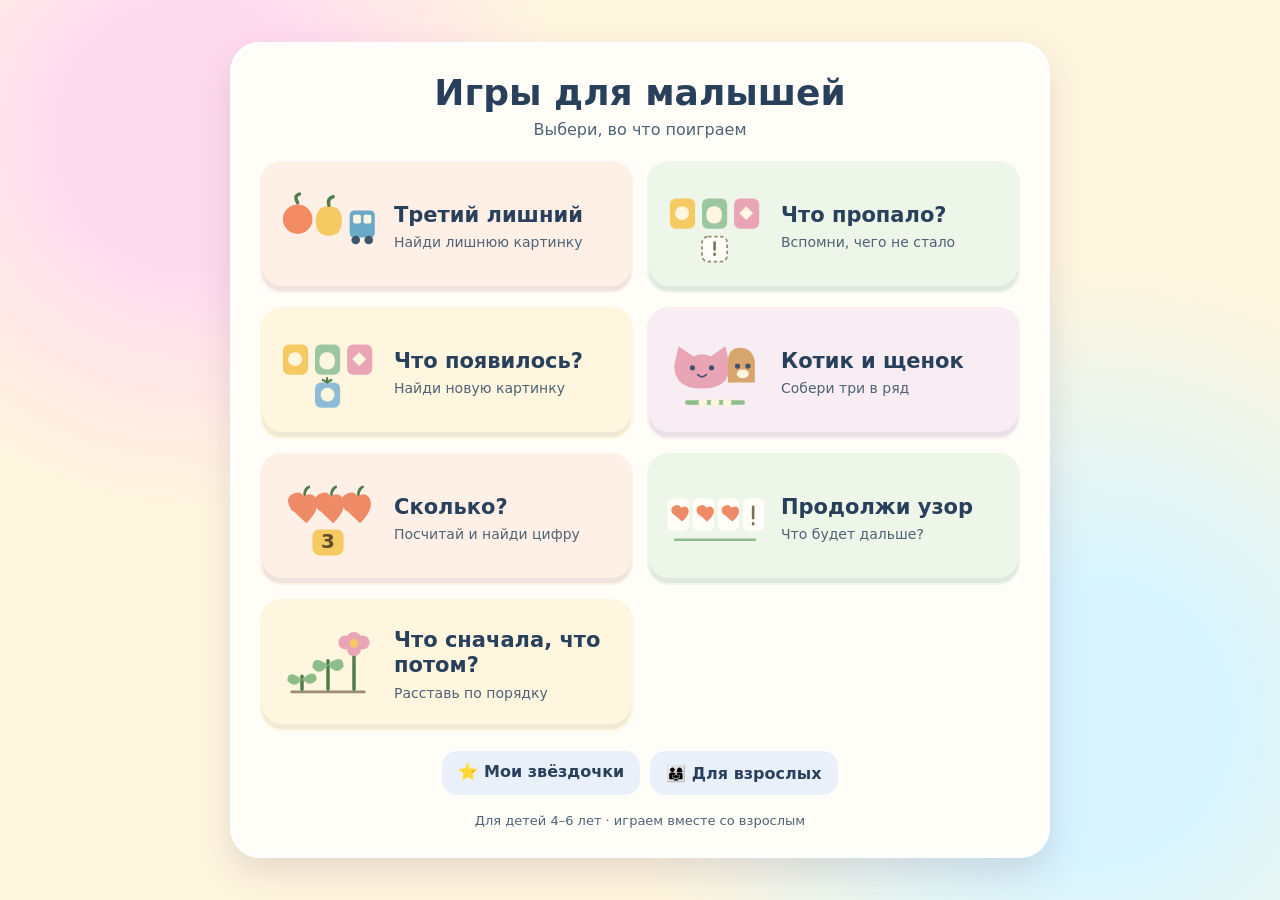
<file: index.html>
<!doctype html>
<html lang="ru">
<head>
<meta charset="utf-8">
<meta name="viewport" content="width=device-width,initial-scale=1">
<meta name="theme-color" content="#fff6df">
<title>Игры для малышей</title>
<link rel="icon" href="data:image/svg+xml,%3Csvg xmlns='http://www.w3.org/2000/svg' viewBox='0 0 64 64'%3E%3Ctext y='48' font-size='48'%3E%F0%9F%8E%B2%3C/text%3E%3C/svg%3E">
<link rel="manifest" href="manifest.json">
<link rel="apple-touch-icon" href="shared/img/icon-192.png">
<link rel="stylesheet" href="shared/css/base.css">
<link rel="stylesheet" href="shared/css/layout.css">
<link rel="stylesheet" href="shared/css/cards.css">
</head>
<body>
<main class="game menu-page">
  <h1>Игры для малышей</h1>
  <p class="subtitle">Выбери, во что поиграем</p>
  <nav class="menu" aria-label="Список игр">
    <a class="menu-item" href="games/tretiy-lishniy.html">
      <svg class="menu-art" viewBox="0 0 120 96" aria-hidden="true" focusable="false">
        <circle cx="25" cy="39" r="17" fill="#f28b62"/><path d="M25 20q-5-8 2-10" fill="none" stroke="#527c49" stroke-width="4" stroke-linecap="round"/>
        <path d="M61 24q-15 0-15 17t15 17q15 0 15-17T61 24Z" fill="#f5ca62"/><path d="M61 23q-2-8 5-10" fill="none" stroke="#527c49" stroke-width="4" stroke-linecap="round"/>
        <rect x="85" y="29" width="29" height="31" rx="5" fill="#6ba9c9"/><rect x="89" y="34" width="9" height="10" rx="2" fill="#fff6df"/><rect x="101" y="34" width="9" height="10" rx="2" fill="#fff6df"/><circle cx="92" cy="63" r="5" fill="#40546a"/><circle cx="107" cy="63" r="5" fill="#40546a"/>
      </svg>
      <div class="menu-copy">
        <p class="menu-title">Третий лишний</p>
        <p class="menu-hint">Найди лишнюю картинку</p>
      </div>
    </a>
    <a class="menu-item" href="games/chto-propalo.html">
      <svg class="menu-art" viewBox="0 0 120 96" aria-hidden="true" focusable="false">
        <rect x="8" y="15" width="29" height="35" rx="7" fill="#f5ca62"/><rect x="45" y="15" width="29" height="35" rx="7" fill="#9bc6a0"/><rect x="82" y="15" width="29" height="35" rx="7" fill="#e9a4b6"/>
        <circle cx="22" cy="32" r="8" fill="#fff6df"/><path d="M59 24q-9 0-9 10t9 10q9 0 9-10t-9-10Z" fill="#fff6df"/><path d="M96 24l8 8-8 8-8-8Z" fill="#fff6df"/>
        <rect x="45" y="59" width="29" height="29" rx="7" fill="#fffdf7" stroke="#9b8c76" stroke-width="2" stroke-dasharray="4 3"/><path d="M59.5 66v8m0 5v1" stroke="#806d56" stroke-width="3" stroke-linecap="round"/>
      </svg>
      <div class="menu-copy">
        <p class="menu-title">Что пропало?</p>
        <p class="menu-hint">Вспомни, чего не стало</p>
      </div>
    </a>
    <a class="menu-item" href="games/chto-poyavilos.html">
      <svg class="menu-art" viewBox="0 0 120 96" aria-hidden="true" focusable="false">
        <rect x="8" y="15" width="29" height="35" rx="7" fill="#f5ca62"/><rect x="45" y="15" width="29" height="35" rx="7" fill="#9bc6a0"/><rect x="82" y="15" width="29" height="35" rx="7" fill="#e9a4b6"/>
        <circle cx="22" cy="32" r="8" fill="#fff6df"/><path d="M59 24q-9 0-9 10t9 10q9 0 9-10t-9-10Z" fill="#fff6df"/><path d="M96 24l8 8-8 8-8-8Z" fill="#fff6df"/>
        <rect x="45" y="59" width="29" height="29" rx="7" fill="#8ebbd5"/><circle cx="59.5" cy="73" r="8" fill="#fff6df"/><path d="M59 59v-5m-5 2 5 3 5-3" fill="none" stroke="#527c49" stroke-width="2.5" stroke-linecap="round"/>
      </svg>
      <div class="menu-copy">
        <p class="menu-title">Что появилось?</p>
        <p class="menu-hint">Найди новую картинку</p>
      </div>
    </a>
    <a class="menu-item" href="games/kotik-i-shchenok.html">
      <svg class="menu-art" viewBox="0 0 120 96" aria-hidden="true" focusable="false">
        <path d="M13 39 18 17l17 12q10-5 20 0l17-12 5 22q0 27-32 27T13 39Z" fill="#e9a4b6"/><circle cx="34" cy="42" r="3" fill="#40546a"/><circle cx="56" cy="42" r="3" fill="#40546a"/><path d="M40 50q5 5 10 0" fill="none" stroke="#40546a" stroke-width="2" stroke-linecap="round"/>
        <path d="M75 35q0-16 14-16t17 16v24H75Z" fill="#d6a66e"/><circle cx="86" cy="40" r="3" fill="#40546a"/><circle cx="98" cy="40" r="3" fill="#40546a"/><ellipse cx="92" cy="49" rx="7" ry="5" fill="#fff6df"/>
        <path d="M28 82h64" stroke="#8ebc8b" stroke-width="5" stroke-linecap="round"/><circle cx="46" cy="82" r="5" fill="#fff6df"/><circle cx="60" cy="82" r="5" fill="#fff6df"/><circle cx="74" cy="82" r="5" fill="#fff6df"/>
      </svg>
      <div class="menu-copy">
        <p class="menu-title">Котик и щенок</p>
        <p class="menu-hint">Собери три в ряд</p>
      </div>
    </a>
    <a class="menu-item" href="games/skolko.html">
      <svg class="menu-art" viewBox="0 0 120 96" aria-hidden="true" focusable="false">
        <g fill="#ee8b66"><path d="M18 38q-10-16 4-20 7-2 10 4 9-6 14 2 6 12-11 29-17-17-17-15Z"/><path d="M49 38q-10-16 4-20 7-2 10 4 9-6 14 2 6 12-11 29-17-17-17-15Z"/><path d="M80 38q-10-16 4-20 7-2 10 4 9-6 14 2 6 12-11 29-17-17-17-15Z"/></g>
        <g stroke="#527c49" stroke-width="3" stroke-linecap="round"><path d="M33 20q0-7 5-9M64 20q0-7 5-9M95 20q0-7 5-9"/></g>
        <rect x="42" y="60" width="36" height="30" rx="8" fill="#f5ca62"/><text x="60" y="82" text-anchor="middle" font-size="23" font-weight="800" fill="#604b2b">3</text>
      </svg>
      <div class="menu-copy">
        <p class="menu-title">Сколько?</p>
        <p class="menu-hint">Посчитай и найди цифру</p>
      </div>
    </a>
    <a class="menu-item" href="games/uzor.html">
      <svg class="menu-art" viewBox="0 0 120 96" aria-hidden="true" focusable="false">
        <g><rect x="5" y="24" width="25" height="38" rx="7" fill="#fffdf7"/><rect x="34" y="24" width="25" height="38" rx="7" fill="#fffdf7"/><rect x="63" y="24" width="25" height="38" rx="7" fill="#fffdf7"/><rect x="92" y="24" width="25" height="38" rx="7" fill="#fffdf7"/></g>
        <g fill="#ee8b66"><path d="M11 42q-4-8 4-10 4-1 6 3 5-3 8 1 3 6-7 15-10-9-11-9Z"/><path d="M40 42q-4-8 4-10 4-1 6 3 5-3 8 1 3 6-7 15-10-9-11-9Z"/><path d="M69 42q-4-8 4-10 4-1 6 3 5-3 8 1 3 6-7 15-10-9-11-9Z"/></g>
        <path d="M104 34v13m0 6v1" stroke="#806d56" stroke-width="3" stroke-linecap="round"/><path d="M14 72h92" stroke="#8ebc8b" stroke-width="3" stroke-linecap="round"/>
      </svg>
      <div class="menu-copy">
        <p class="menu-title">Продолжи узор</p>
        <p class="menu-hint">Что будет дальше?</p>
      </div>
    </a>
    <a class="menu-item" href="games/posledovatelnost.html">
      <svg class="menu-art" viewBox="0 0 120 96" aria-hidden="true" focusable="false">
        <path d="M18 79h84" stroke="#9b8c76" stroke-width="3" stroke-linecap="round"/>
        <path d="M30 76V61m30 15V43m30 33V23" stroke="#527c49" stroke-width="4" stroke-linecap="round"/>
        <path d="M30 65q-16-13-17 1 8 10 17-1Zm0-1q16-13 17 1-8 10-17-1Z" fill="#8ebc8b"/>
        <path d="M60 48q-18-13-18 3 9 11 18-3Zm0-1q18-13 18 3-9 11-18-3Z" fill="#8ebc8b"/>
        <g fill="#e9a4b6"><circle cx="90" cy="19" r="9"/><circle cx="80" cy="22" r="8"/><circle cx="100" cy="22" r="8"/><circle cx="90" cy="30" r="8"/></g><circle cx="90" cy="23" r="5" fill="#f5ca62"/>
      </svg>
      <div class="menu-copy">
        <p class="menu-title">Что сначала, что потом?</p>
        <p class="menu-hint">Расставь по порядку</p>
      </div>
    </a>
  </nav>
  <div class="actions">
    <a class="button secondary" href="stars.html">⭐ Мои звёздочки</a>
    <button class="button secondary" type="button" id="adultBtn">👨‍👩‍👧 Для взрослых</button>
  </div>
  <p class="footer">Для детей 4–6 лет · играем вместе со взрослым</p>
</main>
<script type="module">
import { qs } from './shared/js/core/dom.js';
import { registerServiceWorker } from './shared/js/core/pwa.js';
import { mountAdult } from './shared/js/ui/adult.js';

registerServiceWorker();
mountAdult(qs('#adultBtn'));
</script>
</body>
</html>
</file>
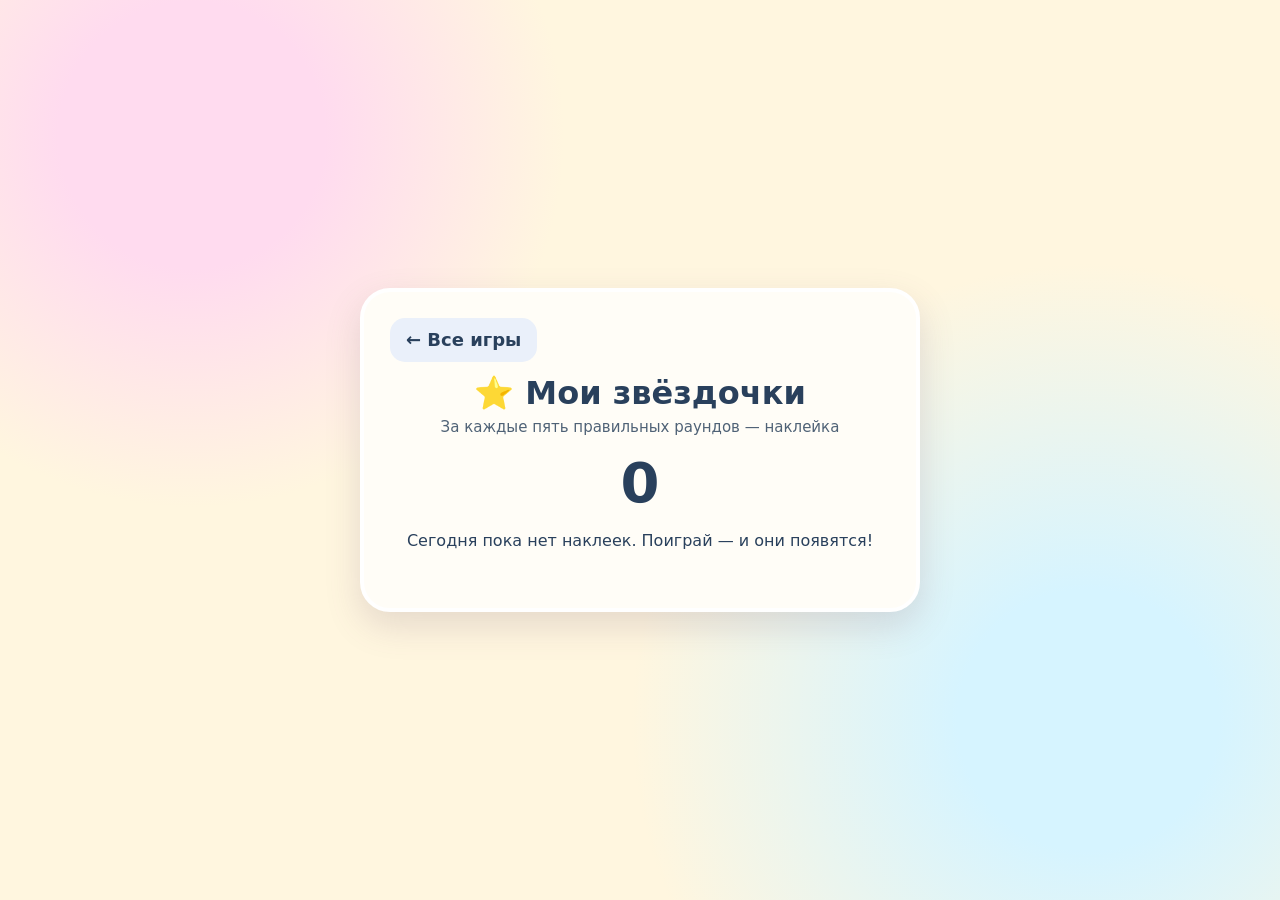
<file: stars.html>
<!doctype html>
<html lang="ru">
<head>
<meta charset="utf-8">
<meta name="viewport" content="width=device-width,initial-scale=1">
<meta name="theme-color" content="#fff6df">
<title>Мои звёздочки</title>
<link rel="icon" href="data:image/svg+xml,%3Csvg xmlns='http://www.w3.org/2000/svg' viewBox='0 0 64 64'%3E%3Ctext y='48' font-size='48'%3E%E2%AD%90%3C/text%3E%3C/svg%3E">
<link rel="manifest" href="manifest.json">
<link rel="apple-touch-icon" href="shared/img/icon-192.png">
<link rel="stylesheet" href="shared/css/base.css">
<link rel="stylesheet" href="shared/css/layout.css">
<link rel="stylesheet" href="shared/css/cards.css">
</head>
<body>
<main class="game">
  <nav class="nav">
    <a class="button secondary" href="index.html">← Все игры</a>
  </nav>
  <h1>⭐ Мои звёздочки</h1>
  <p class="subtitle">За каждые пять правильных раундов — наклейка</p>
  <div class="stars-total" id="total" aria-live="polite">0</div>
  <p id="todayLine"></p>
  <div role="group" class="sticker-grid" id="stickers" aria-label="Мои наклейки"></div>
  <ul class="days" id="days"></ul>
</main>
<script type="module">
import { createEl, qs } from './shared/js/core/dom.js';
import { loadProgress } from './shared/js/core/progress.js';
import { registerServiceWorker } from './shared/js/core/pwa.js';
import { dateKey, totalStars } from './shared/js/logic/progress-model.js';

registerServiceWorker();
const state = loadProgress();
const today = state.days[dateKey()] || { stars: 0, rounds: 0 };
qs('#total').textContent = String(totalStars(state));
qs('#todayLine').textContent = today.stars > 0
  ? `Сегодня наклеек: ${today.stars}. Так держать!`
  : 'Сегодня пока нет наклеек. Поиграй — и они появятся!';

const stickers = state.stickers.slice(-60);
qs('#stickers').replaceChildren(...stickers.map((s) => createEl('span', { text: s.e, attrs: { role: 'img', 'aria-label': `Наклейка ${s.e}` } })));

const dateLabel = (key) => new Date(key + 'T00:00:00').toLocaleDateString('ru-RU', { day: 'numeric', month: 'long' });
const dayKeys = Object.keys(state.days).sort().reverse().slice(0, 14);
qs('#days').replaceChildren(...dayKeys.map((key) => {
  const d = state.days[key];
  return createEl('li', {},
    createEl('span', { text: dateLabel(key) }),
    createEl('span', { text: `⭐ ${d.stars} · раундов: ${d.rounds}` }));
}));
</script>
</body>
</html>
</file>
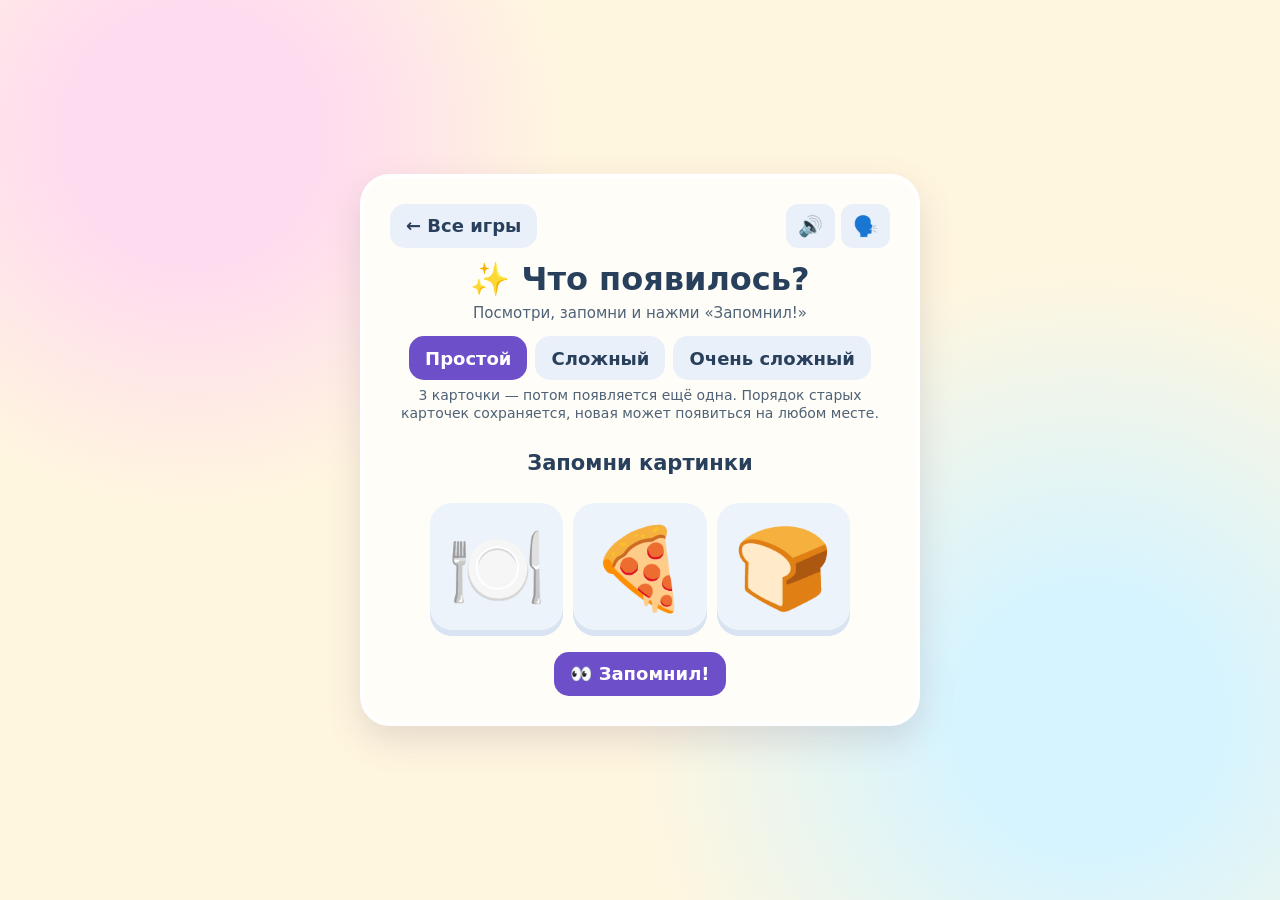
<file: games/chto-poyavilos.html>
<!doctype html>
<html lang="ru">
<head>
<meta charset="utf-8">
<meta name="viewport" content="width=device-width,initial-scale=1">
<meta name="theme-color" content="#fff6df">
<title>Что появилось?</title>
<link rel="icon" href="data:image/svg+xml,%3Csvg xmlns='http://www.w3.org/2000/svg' viewBox='0 0 64 64'%3E%3Ctext y='48' font-size='48'%3E%E2%9C%A8%3C/text%3E%3C/svg%3E">
<link rel="manifest" href="../manifest.json">
<link rel="apple-touch-icon" href="../shared/img/icon-192.png">
<link rel="stylesheet" href="../shared/css/base.css">
<link rel="stylesheet" href="../shared/css/layout.css">
<link rel="stylesheet" href="../shared/css/cards.css">
</head>
<body>
<main class="game">
  <nav class="nav">
    <a class="button secondary" href="../index.html">← Все игры</a>
    <div class="toggles" id="toggles"></div>
  </nav>
  <h1>✨ Что появилось?</h1>
  <p class="subtitle">Посмотри, запомни и нажми «Запомнил!»</p>
  <div class="level" id="level" role="group" aria-label="Сложность"></div>
  <p class="level-hint" id="levelHint"></p>
  <div class="status" id="status" role="status" aria-live="polite"></div>
  <div role="group" class="board" id="board" data-cols="3" aria-label="Карточки"></div>
  <button type="button" class="button" id="remember" style="margin-top:16px" hidden>👀 Запомнил!</button>
  <button type="button" class="button orange next" id="next" hidden>🔄 Ещё</button>
  <div id="suggest"></div>
</main>
<script type="module">
import { POOL_LIST } from '../shared/js/content/cards.js';
import { loadJSON } from '../shared/js/content/loader.js';
import { qs } from '../shared/js/core/dom.js';
import { sndError, sndMove, sndSuccess } from '../shared/js/core/sound.js';
import { speak } from '../shared/js/core/voice.js';
import { makeRound } from '../shared/js/logic/appeared.js';
import { createCard } from '../shared/js/ui/card.js';
import { mountLevelSwitch } from '../shared/js/ui/level-switch.js';
import { bootGame } from '../shared/js/ui/boot.js';
import { createGameProgress } from '../shared/js/ui/progress-ui.js';

const DELAY = 600;
const boardEl = qs('#board');
const statusEl = qs('#status');
const rememberBtn = qs('#remember');
const nextBtn = qs('#next');
const progress = createGameProgress({ gameId: 'chto-poyavilos', title: 'Что появилось?', host: qs('#suggest') });

let levels = null;
let levelSwitch = null;
let state = null;
let locked = false;
let firstRound = true;
let transitionTimer = null;

const cfg = () => levels[levelSwitch.get()];

function newRound() {
  clearTimeout(transitionTimer);
  locked = false;
  const round = makeRound(POOL_LIST, cfg());
  if (!round) {
    statusEl.textContent = 'Мало карточек, позовите взрослого';
    return;
  }
  state = { ...round, phase: 'memorize' };
  render();
  speak(firstRound ? 'Запомни картинки. Нажми кнопку Запомнил, когда готов' : 'Запомни картинки');
  firstRound = false;
}

function render() {
  const { memCols, finCols } = cfg();

  if (state.phase === 'memorize') {
    boardEl.dataset.cols = String(memCols);
    boardEl.replaceChildren(...state.S.map((item) => createCard(item)));
    rememberBtn.hidden = false;
    nextBtn.hidden = true;
    statusEl.textContent = 'Запомни картинки';
    return;
  }

  boardEl.dataset.cols = String(finCols);

  if (state.phase === 'transition') {
    boardEl.replaceChildren(...state.finalItems.map(() => createCard(null, { covered: true })));
    rememberBtn.hidden = true;
    nextBtn.hidden = true;
    statusEl.textContent = 'Меняем картинки…';
    return;
  }

  boardEl.replaceChildren(...state.finalItems.map((item) => {
    const btn = createCard(item, { tag: 'button', onClick: state.phase === 'answer' ? choose : null });
    if (state.phase !== 'answer') {
      btn.disabled = true;
      if (item.id === state.newItem.id) btn.classList.add('win');
    }
    return btn;
  }));
  rememberBtn.hidden = true;
  if (state.phase === 'answer') statusEl.textContent = 'Какая картинка новая?';
}

function choose(item, btn) {
  if (locked || state.phase !== 'answer') return;
  if (item.id === state.newItem.id) {
    locked = true;
    state.phase = 'success';
    sndSuccess();
    statusEl.textContent = '✅ Верно! Новая картинка — ' + item.label;
    speak('Верно! Новая картинка — ' + item.label);
    progress.right();
    render();
    nextBtn.hidden = false;
    nextBtn.focus();
  } else {
    sndError();
    btn.classList.add('wrong');
    statusEl.textContent = '🤔 Посмотри ещё раз';
    speak(item.label + '. Посмотри ещё раз');
    progress.wrong(`новой названа «${item.label}»`);
    setTimeout(() => btn.classList.remove('wrong'), 400);
  }
}

async function init() {
  bootGame();
  try {
    levels = (await loadJSON('../shared/content/levels-memory.json'))['chto-poyavilos'];
    if (!levels || !levels.easy) throw new Error('Нет уровней для chto-poyavilos');
  } catch (err) {
    console.error(err);
    statusEl.textContent = 'Не удалось загрузить настройки игры. Позовите взрослого.';
    return;
  }
  levelSwitch = mountLevelSwitch({
    container: qs('#level'),
    hintEl: qs('#levelHint'),
    hints: Object.fromEntries(Object.entries(levels).map(([id, c]) => [id, c.hint])),
    storageKey: 'cpo-level',
    onChange: () => { firstRound = true; progress.levelChanged(); newRound(); }
  });
  progress.attach(levelSwitch);
  rememberBtn.addEventListener('click', () => {
    if (state.phase !== 'memorize' || locked) return;
    state.phase = 'transition';
    sndMove();
    render();
    transitionTimer = setTimeout(() => {
      if (state.phase !== 'transition') return;
      state.phase = 'answer';
      render();
      boardEl.querySelector('button')?.focus();
      speak('Какая картинка новая?');
    }, DELAY);
  });
  nextBtn.addEventListener('click', () => {
    newRound();
    rememberBtn.focus();
  });
  newRound();
}

init();
</script>
</body>
</html>
</file>
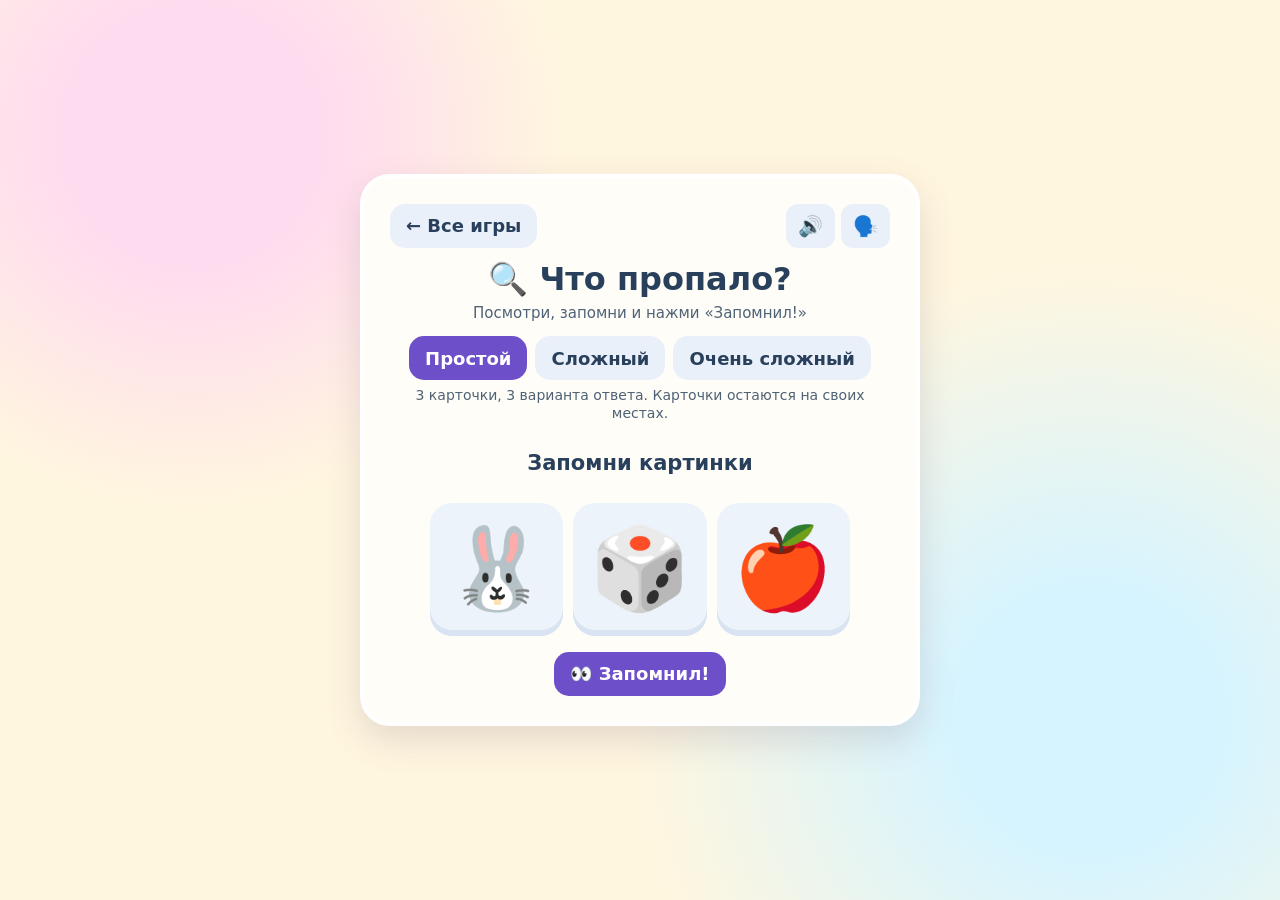
<file: games/chto-propalo.html>
<!doctype html>
<html lang="ru">
<head>
<meta charset="utf-8">
<meta name="viewport" content="width=device-width,initial-scale=1">
<meta name="theme-color" content="#fff6df">
<title>Что пропало?</title>
<link rel="icon" href="data:image/svg+xml,%3Csvg xmlns='http://www.w3.org/2000/svg' viewBox='0 0 64 64'%3E%3Ctext y='48' font-size='48'%3E%F0%9F%94%8D%3C/text%3E%3C/svg%3E">
<link rel="manifest" href="../manifest.json">
<link rel="apple-touch-icon" href="../shared/img/icon-192.png">
<link rel="stylesheet" href="../shared/css/base.css">
<link rel="stylesheet" href="../shared/css/layout.css">
<link rel="stylesheet" href="../shared/css/cards.css">
</head>
<body>
<main class="game">
  <nav class="nav">
    <a class="button secondary" href="../index.html">← Все игры</a>
    <div class="toggles" id="toggles"></div>
  </nav>
  <h1>🔍 Что пропало?</h1>
  <p class="subtitle">Посмотри, запомни и нажми «Запомнил!»</p>
  <div class="level" id="level" role="group" aria-label="Сложность"></div>
  <p class="level-hint" id="levelHint"></p>
  <div class="status" id="status" role="status" aria-live="polite"></div>
  <div role="group" class="board" id="board" data-cols="3" aria-label="Карточки для запоминания"></div>
  <div class="pointer" id="pointer" hidden aria-hidden="true">⬇</div>
  <section class="answers" id="answersBlock" hidden aria-labelledby="answersTitle">
    <p class="answers-title" id="answersTitle"><span class="arrow" aria-hidden="true">👇</span> Что пропало? Выбери здесь</p>
    <div role="group" class="options answer-options" id="options" aria-label="Варианты ответа"></div>
  </section>
  <button type="button" class="button" id="remember" style="margin-top:16px" hidden>👀 Запомнил!</button>
  <button type="button" class="button orange next" id="next" hidden>🔄 Ещё</button>
  <div id="suggest"></div>
</main>
<script type="module">
import { POOL_LIST, getCard } from '../shared/js/content/cards.js';
import { loadJSON } from '../shared/js/content/loader.js';
import { qs } from '../shared/js/core/dom.js';
import { sndError, sndHint, sndSuccess } from '../shared/js/core/sound.js';
import { speak } from '../shared/js/core/voice.js';
import { makeRound } from '../shared/js/logic/missing.js';
import { createCard } from '../shared/js/ui/card.js';
import { mountLevelSwitch } from '../shared/js/ui/level-switch.js';
import { bootGame } from '../shared/js/ui/boot.js';
import { createGameProgress } from '../shared/js/ui/progress-ui.js';

const boardEl = qs('#board');
const optionsEl = qs('#options');
const answersBlk = qs('#answersBlock');
const pointer = qs('#pointer');
const statusEl = qs('#status');
const rememberBtn = qs('#remember');
const nextBtn = qs('#next');
const progress = createGameProgress({ gameId: 'chto-propalo', title: 'Что пропало?', host: qs('#suggest') });

let levels = null;
let levelSwitch = null;
let state = null;
let locked = false;
let firstRound = true;

const cfg = () => levels[levelSwitch.get()];

function newRound() {
  locked = false;
  const round = makeRound(POOL_LIST, cfg());
  if (!round) {
    statusEl.textContent = 'Мало карточек, позовите взрослого';
    return;
  }
  state = { ...round, phase: 'memorize' };
  render();
  speak(firstRound ? 'Запомни картинки. Нажми кнопку Запомнил, когда готов' : 'Запомни картинки');
  firstRound = false;
}

function render() {
  const L = cfg();
  const inMemo = state.phase === 'memorize';
  boardEl.dataset.cols = String(inMemo ? L.memCols : L.ansCols);

  if (inMemo) {
    boardEl.replaceChildren(...state.S.map((item) => createCard(item)));
    optionsEl.replaceChildren();
    answersBlk.hidden = true;
    pointer.hidden = true;
    rememberBtn.hidden = false;
    nextBtn.hidden = true;
    statusEl.textContent = 'Запомни картинки';
    return;
  }

  boardEl.replaceChildren(...state.displayIds.map((id) => {
    if (id === null) return createCard(null, { covered: true });
    const el = createCard(getCard(id));
    if (state.phase === 'success' && id === state.answer.id) el.classList.add('reveal');
    return el;
  }));

  answersBlk.hidden = true;
  void answersBlk.offsetWidth;
  answersBlk.hidden = false;
  pointer.hidden = false;
  optionsEl.dataset.count = String(L.optCols);
  optionsEl.replaceChildren(...state.options.map((opt) => {
    const btn = createCard(opt, { tag: 'button', base: 'opt', onClick: choose });
    if (state.phase === 'success') {
      btn.disabled = true;
      if (opt.id === state.answer.id) btn.classList.add('win');
    }
    return btn;
  }));
  rememberBtn.hidden = true;
  if (state.phase === 'answer') statusEl.textContent = 'Что пропало?';
}

function choose(opt, btn) {
  if (locked || state.phase !== 'answer') return;
  if (opt.id === state.answer.id) {
    locked = true;
    if (state.displayIds.includes(null)) {
      state.displayIds = state.displayIds.map((id) => (id === null ? state.answer.id : id));
    } else {
      const pos = Math.floor(Math.random() * (state.displayIds.length + 1));
      state.displayIds = state.displayIds.slice();
      state.displayIds.splice(pos, 0, state.answer.id);
    }
    state.phase = 'success';
    sndSuccess();
    statusEl.textContent = '✅ Верно! Это ' + opt.label;
    speak('Верно! Это ' + opt.label);
    progress.right();
    render();
    nextBtn.hidden = false;
    nextBtn.focus();
  } else {
    sndError();
    btn.classList.add('wrong');
    statusEl.textContent = '🤔 Посмотри ещё раз';
    speak(opt.label + '. Посмотри ещё раз');
    progress.wrong(`выбрано «${opt.label}»`);
    setTimeout(() => btn.classList.remove('wrong'), 400);
  }
}

async function init() {
  bootGame();
  try {
    levels = (await loadJSON('../shared/content/levels-memory.json'))['chto-propalo'];
    if (!levels || !levels.easy) throw new Error('Нет уровней для chto-propalo');
  } catch (err) {
    console.error(err);
    statusEl.textContent = 'Не удалось загрузить настройки игры. Позовите взрослого.';
    return;
  }
  levelSwitch = mountLevelSwitch({
    container: qs('#level'),
    hintEl: qs('#levelHint'),
    hints: Object.fromEntries(Object.entries(levels).map(([id, c]) => [id, c.hint])),
    storageKey: 'cp-level',
    onChange: () => { firstRound = true; progress.levelChanged(); newRound(); }
  });
  progress.attach(levelSwitch);
  rememberBtn.addEventListener('click', () => {
    if (state.phase !== 'memorize') return;
    state.phase = 'answer';
    render();
    optionsEl.querySelector('button')?.focus();
    sndHint();
    speak('Смотри вниз. Что пропало?');
  });
  nextBtn.addEventListener('click', () => {
    newRound();
    rememberBtn.focus();
  });
  newRound();
}

init();
</script>
</body>
</html>
</file>
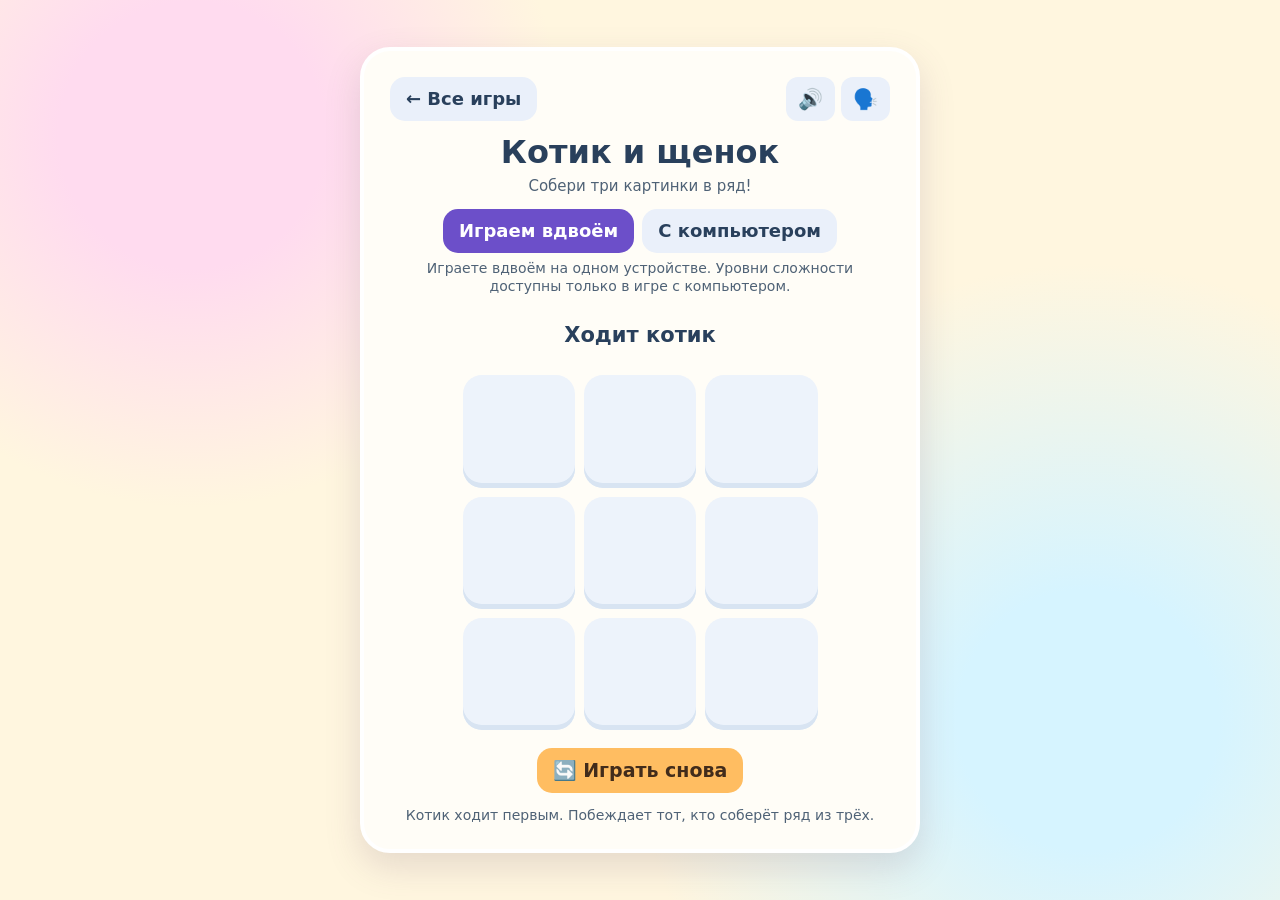
<file: games/kotik-i-shchenok.html>
<!doctype html>
<html lang="ru">
<head>
<meta charset="utf-8">
<meta name="viewport" content="width=device-width,initial-scale=1">
<meta name="theme-color" content="#fff6df">
<title>Котик и щенок</title>
<link rel="manifest" href="../manifest.json">
<link rel="apple-touch-icon" href="../shared/img/icon-192.png">
<link rel="stylesheet" href="../shared/css/base.css">
<link rel="stylesheet" href="../shared/css/layout.css">
<link rel="stylesheet" href="../shared/css/cards.css">
</head>
<body>
<main class="game">
  <nav class="nav">
    <a class="button secondary" href="../index.html">← Все игры</a>
    <div class="toggles" id="toggles"></div>
  </nav>
  <h1>Котик и щенок</h1>
  <p class="subtitle">Собери три картинки в ряд!</p>
  <div class="mode" role="group" aria-label="Режим игры">
    <button class="button secondary" type="button" id="together" aria-pressed="true">Играем вдвоём</button>
    <button class="button secondary" type="button" id="computer" aria-pressed="false">С компьютером</button>
  </div>
  <section class="player-choice-panel" id="playerChoice" aria-labelledby="playerChoiceTitle" hidden>
    <span class="player-choice-title" id="playerChoiceTitle">За кого играешь?</span>
    <div class="mode player-choice" role="group" aria-label="Выбор персонажа">
      <button class="button secondary" type="button" id="playCat" aria-pressed="true">
        <img src="../shared/img/ttt-cat.webp" alt="" aria-hidden="true"> За котика
      </button>
      <button class="button secondary" type="button" id="playPuppy" aria-pressed="false">
        <img src="../shared/img/ttt-puppy.webp" alt="" aria-hidden="true"> За щенка
      </button>
    </div>
  </section>
  <div class="level" id="level" role="group" aria-label="Сложность" hidden></div>
  <p class="level-hint" id="levelHint"></p>
  <div class="status" id="status" role="status" aria-live="polite"></div>
  <div role="group" class="board ttt" id="board" aria-label="Игровое поле 3 на 3"></div>
  <button type="button" class="button orange restart" id="restart">🔄 Играть снова</button>
  <p class="hint" id="hint"></p>
  <div id="suggest"></div>
</main>
<script type="module">
import { loadJSON } from '../shared/js/content/loader.js';
import { createEl, qs } from '../shared/js/core/dom.js';
import { sndDraw, sndMove, sndWinGood, sndWinSoft } from '../shared/js/core/sound.js';
import { speak } from '../shared/js/core/voice.js';
import { chooseComputerMove, result } from '../shared/js/logic/tictactoe.js';
import { LEVEL_LABELS, mountLevelSwitch } from '../shared/js/ui/level-switch.js';
import { bootGame } from '../shared/js/ui/boot.js';
import { createGameProgress } from '../shared/js/ui/progress-ui.js';

const CHARACTERS = {
  cat: { src: '../shared/img/ttt-cat.webp', alt: 'Котик', name: 'котик', object: 'котика' },
  puppy: { src: '../shared/img/ttt-puppy.webp', alt: 'Щенок', name: 'щенок', object: 'щенка' }
};
const [boardEl, statusEl, hintEl, levelHintEl, levelGroup, togetherBtn, computerBtn,
  playerChoice, playCatBtn, playPuppyBtn] =
  ['#board', '#status', '#hint', '#levelHint', '#level', '#together', '#computer',
    '#playerChoice', '#playCat', '#playPuppy'].map((id) => qs(id));
const progress = createGameProgress({ gameId: 'kotik-i-shchenok', title: 'Котик и щенок', host: qs('#suggest') });

let cfgAll = null;
let levelSwitch = null;
let board = [];
let turn = 'X';
let finished = false;
let vsComputer = false;
let playerCharacter = 'cat';
let winningLine = null;
let timer = null;
let cells = [];

const levelCfg = () => cfgAll[levelSwitch.get()];
function characterFor(side) {
  if (!vsComputer) return side === 'X' ? CHARACTERS.cat : CHARACTERS.puppy;
  const human = CHARACTERS[playerCharacter];
  const computer = playerCharacter === 'cat' ? CHARACTERS.puppy : CHARACTERS.cat;
  return side === 'X' ? human : computer;
}

function winMessages(winner) {
  const humanWon = winner === 'X';
  const winnerName = characterFor(winner).name;
  const text = vsComputer
    ? (humanWon ? 'Победа! Молодец!' : `${winnerName[0].toUpperCase()}${winnerName.slice(1)} победил. Попробуй ещё раз`)
    : `Победил ${winnerName}! Молодец!`;
  return { status: text, voice: text, good: humanWon || !vsComputer };
}

function render() {
  cells.forEach((cell, i) => {
    const symbol = board[i] ? characterFor(board[i]) : null;
    if (symbol) {
      cell.replaceChildren(createEl('img', {
        attrs: {
          src: symbol.src, alt: symbol.alt, draggable: 'false',
          style: 'display:block;width:82%;height:82%;object-fit:contain;pointer-events:none;user-select:none'
        }
      }));
    } else cell.replaceChildren();
    cell.disabled = Boolean(board[i]) || finished || (vsComputer && turn === 'O');
    cell.classList.toggle('win', Boolean(winningLine) && winningLine.includes(i));
    const who = { X: 'котик', O: 'щенок' }[board[i]] || 'пусто';
    cell.setAttribute('aria-label', `Ряд ${Math.floor(i / 3) + 1}, столбец ${(i % 3) + 1}: ${who}`);
  });
  const end = result(board);
  statusEl.textContent = end?.winner ? winMessages(end.winner).status
    : end ? 'Ничья! Сыграем ещё?'
      : vsComputer && turn === 'O' ? `${characterFor('O').name[0].toUpperCase()}${characterFor('O').name.slice(1)} думает...`
        : `Ходит ${characterFor(turn).name}`;
}

function reset() {
  clearTimeout(timer);
  board = Array(9).fill('');
  finished = false;
  winningLine = null;
  turn = vsComputer && levelCfg().computerFirst ? 'O' : 'X';
  render();
  speak(turn === 'O' ? `${characterFor('O').name[0].toUpperCase()}${characterFor('O').name.slice(1)} ходит первым` : `Ходит ${characterFor('X').name}`);
  if (vsComputer && turn === 'O') timer = setTimeout(computerMove, 500);
}

function place(i) {
  board[i] = turn;
  const end = result(board);
  if (end) {
    finished = true;
    winningLine = end.line || null;
    const lost = vsComputer && end.winner === 'O';
    if (vsComputer) progress.answer(!lost, lost ? 'проигрыш щенку' : null);
    if (!lost) progress.roundWon();
    const msg = end.winner ? winMessages(end.winner) : { voice: 'Ничья! Сыграем ещё?' };
    (end.winner ? (msg.good ? sndWinGood : sndWinSoft) : sndDraw)();
    speak(msg.voice);
  } else {
    turn = turn === 'X' ? 'O' : 'X';
    sndMove();
  }
  render();
}

function move(i) {
  if (finished || board[i] || (vsComputer && turn === 'O')) return;
  place(i);
  if (!finished && vsComputer && turn === 'O') timer = setTimeout(computerMove, 550);
}

function computerMove() {
  if (finished || !vsComputer || turn !== 'O') return;
  const moveIndex = chooseComputerMove(board, levelCfg());
  if (moveIndex !== null) place(moveIndex);
}

function updateUI() {
  togetherBtn.setAttribute('aria-pressed', String(!vsComputer));
  computerBtn.setAttribute('aria-pressed', String(vsComputer));
  levelGroup.hidden = !vsComputer;
  playerChoice.hidden = !vsComputer;
  playCatBtn.setAttribute('aria-pressed', String(playerCharacter === 'cat'));
  playPuppyBtn.setAttribute('aria-pressed', String(playerCharacter === 'puppy'));
  const texts = vsComputer ? levelCfg() : cfgAll.together;
  const opponent = characterFor('O').name;
  const opponentTitle = `${opponent[0].toUpperCase()}${opponent.slice(1)}`;
  levelHintEl.textContent = vsComputer
    ? texts.levelHint.replaceAll('Щенок', opponentTitle).replaceAll('щенка', opponent)
    : texts.levelHint;
  if (!vsComputer) {
    hintEl.textContent = texts.hint;
    return;
  }
  const human = characterFor('X');
  hintEl.textContent = texts.hint.replace(
    /Ты играешь котиком\.?/,
    `Ты играешь за ${human.object}.`
  );
}

async function init() {
  bootGame();
  try {
    cfgAll = (await loadJSON('../shared/content/levels-memory.json'))['tic-tac-toe'];
    if (!cfgAll?.easy || !cfgAll.together) throw new Error('Нет настроек');
  } catch (err) {
    console.error(err);
    statusEl.textContent = 'Не удалось загрузить игру. Позовите взрослого.';
    return;
  }
  cells = Array.from({ length: 9 }, (_, i) => createEl('button', {
    className: 'cell',
    attrs: { type: 'button' },
    on: { click: () => move(i) }
  }));
  boardEl.replaceChildren(...cells);

  levelSwitch = mountLevelSwitch({
    container: levelGroup,
    hints: { easy: '', hard: '', veryHard: '' },
    storageKey: 'ks-level',
    onChange: (level) => { progress.levelChanged(); updateUI(); reset(); speak(LEVEL_LABELS[level]); }
  });
  progress.attach(levelSwitch);
  togetherBtn.addEventListener('click', () => { vsComputer = false; updateUI(); reset(); });
  computerBtn.addEventListener('click', () => { vsComputer = true; updateUI(); reset(); });
  playCatBtn.addEventListener('click', () => {
    if (playerCharacter === 'cat') return;
    playerCharacter = 'cat'; updateUI(); reset();
  });
  playPuppyBtn.addEventListener('click', () => {
    if (playerCharacter === 'puppy') return;
    playerCharacter = 'puppy'; updateUI(); reset();
  });
  qs('#restart').addEventListener('click', reset);
  updateUI();
  reset();
}

init();
</script>
</body>
</html>
</file>
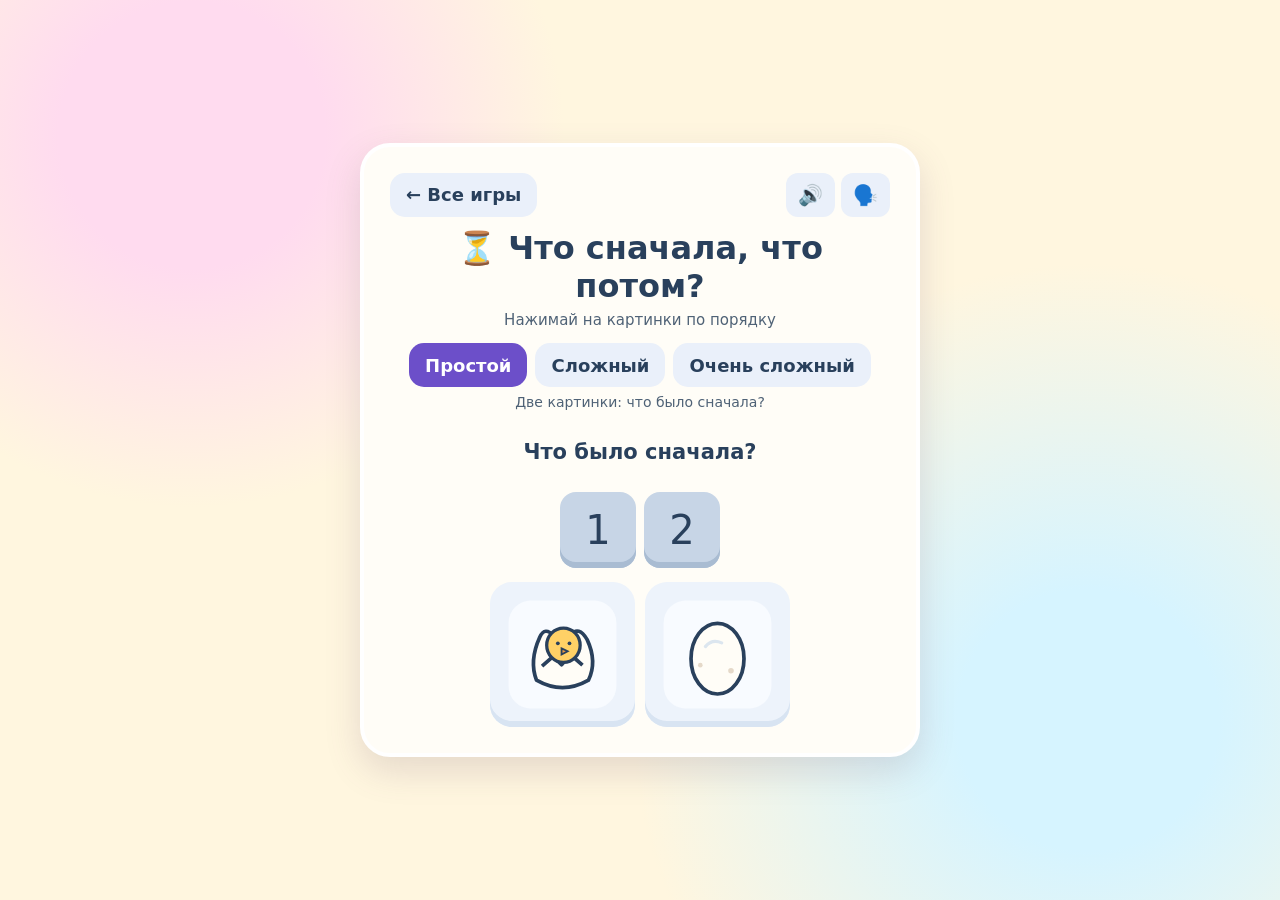
<file: games/posledovatelnost.html>
<!doctype html>
<html lang="ru">
<head>
<meta charset="utf-8">
<meta name="viewport" content="width=device-width,initial-scale=1">
<meta name="theme-color" content="#fff6df">
<title>Что сначала, что потом?</title>
<link rel="icon" href="data:image/svg+xml,%3Csvg xmlns='http://www.w3.org/2000/svg' viewBox='0 0 64 64'%3E%3Ctext y='48' font-size='48'%3E%E2%8F%B3%3C/text%3E%3C/svg%3E">
<link rel="manifest" href="../manifest.json">
<link rel="apple-touch-icon" href="../shared/img/icon-192.png">
<link rel="stylesheet" href="../shared/css/base.css">
<link rel="stylesheet" href="../shared/css/layout.css">
<link rel="stylesheet" href="../shared/css/cards.css">
</head>
<body>
<main class="game">
  <nav class="nav">
    <a class="button secondary" href="../index.html">← Все игры</a>
    <div class="toggles" id="toggles"></div>
  </nav>
  <h1>⏳ Что сначала, что потом?</h1>
  <p class="subtitle">Нажимай на картинки по порядку</p>
  <div class="level" id="level" role="group" aria-label="Сложность"></div>
  <p class="level-hint" id="levelHint"></p>
  <div class="status" id="status" role="status" aria-live="polite"></div>
  <div role="group" class="objects" id="slots" aria-label="Порядок"></div>
  <div role="group" class="board compact" id="pile" aria-label="Картинки"></div>
  <button type="button" class="button orange next" id="next" hidden>🔄 Ещё</button>
  <div id="suggest"></div>
</main>
<script type="module">
import { loadJSON } from '../shared/js/content/loader.js';
import { qs } from '../shared/js/core/dom.js';
import { sndError, sndMove, sndSuccess } from '../shared/js/core/sound.js';
import { speak } from '../shared/js/core/voice.js';
import { makeRound, validateSequence } from '../shared/js/logic/sequence.js';
import { createCard } from '../shared/js/ui/card.js';
import { mountLevelSwitch } from '../shared/js/ui/level-switch.js';
import { bootGame } from '../shared/js/ui/boot.js';
import { createGameProgress } from '../shared/js/ui/progress-ui.js';

const statusEl = qs('#status');
const slotsEl = qs('#slots');
const pileEl = qs('#pile');
const nextBtn = qs('#next');
const progress = createGameProgress({ gameId: 'posledovatelnost', title: 'Что сначала, что потом?', host: qs('#suggest') });

let levels = null;
let sequences = [];
let levelSwitch = null;
let state = null;
let firstRound = true;

const cfg = () => levels[levelSwitch.get()];
const asItem = (step) => ({ id: step.image, image: step.image, label: step.label });

function newRound() {
  nextBtn.hidden = true;
  const round = makeRound(sequences, cfg());
  if (!round) {
    statusEl.textContent = 'Нет подходящих заданий. Позовите взрослого.';
    slotsEl.replaceChildren();
    pileEl.replaceChildren();
    return;
  }
  state = { ...round, placed: 0, used: new Set() };
  pileEl.dataset.cols = String(round.steps.length === 3 ? 3 : 2);
  render();
  const ask = 'Что было сначала?';
  speak(firstRound ? ask + ' Нажимай на картинки по порядку' : ask);
  firstRound = false;
}

function render() {
  const n = state.steps.length;
  slotsEl.replaceChildren(...state.steps.map((step, i) => {
    if (i < state.placed) {
      const filled = createCard(asItem(step));
      filled.classList.add('reveal');
      return filled;
    }
    const empty = createCard(null, { covered: true });
    empty.classList.add('slot');
    empty.textContent = String(i + 1);
    empty.setAttribute('aria-label', `место ${i + 1} из ${n}`);
    return empty;
  }));

  pileEl.replaceChildren(...state.order.map((step) => {
    if (state.used.has(step)) {
      const gone = createCard(null, { covered: true });
      gone.setAttribute('aria-hidden', 'true');
      return gone;
    }
    return createCard(asItem(step), { tag: 'button', onClick: (item, btn) => pick(step, btn) });
  }));

  if (state.placed < n) statusEl.textContent = state.placed === 0 ? 'Что было сначала?' : 'Что было дальше?';
}

function pick(step, btn) {
  if (state.placed >= state.steps.length) return;
  if (step === state.steps[state.placed]) {
    state.placed += 1;
    state.used.add(step);
    const done = state.placed === state.steps.length;
    render();
    if (done) {
      const words = state.steps.map((s) => s.label);
      statusEl.textContent = '✅ Верно! ' + words.join(' → ');
      sndSuccess();
      speak('Верно! ' + words.join(', '));
      progress.right();
      nextBtn.hidden = false;
      nextBtn.focus();
    } else {
      const nextStepIndex = state.order.indexOf(state.steps[state.placed]);
      pileEl.children[nextStepIndex]?.focus();
      sndMove();
      speak('Что было дальше?');
      progress.answer(true, null, { adapt: false });
    }
  } else {
    sndError();
    btn.classList.add('wrong');
    statusEl.textContent = '🤔 Подумай ещё раз';
    speak(step.label + '. Подумай ещё раз');
    progress.wrong(`${state.title}: «${step.label}» не по порядку`);
    setTimeout(() => btn.classList.remove('wrong'), 400);
  }
}

async function init() {
  bootGame();
  try {
    const data = await loadJSON('../shared/content/posledovatelnost.json');
    levels = data.levels;
    sequences = (data.sequences || []).filter((seq) => {
      const errors = validateSequence(seq);
      if (errors.length) console.warn('Последовательность пропущена:', errors.join('; '), seq);
      return errors.length === 0;
    });
    if (!levels || !levels.easy || !sequences.length) throw new Error('Некорректный posledovatelnost.json');
  } catch (err) {
    console.error(err);
    statusEl.textContent = 'Не удалось загрузить задания. Позовите взрослого.';
    return;
  }
  levelSwitch = mountLevelSwitch({
    container: qs('#level'),
    hintEl: qs('#levelHint'),
    hints: Object.fromEntries(Object.entries(levels).map(([id, c]) => [id, c.hint])),
    storageKey: 'ps-level',
    onChange: () => { firstRound = true; progress.levelChanged(); newRound(); }
  });
  progress.attach(levelSwitch);
  nextBtn.addEventListener('click', () => {
    newRound();
    pileEl.querySelector('button')?.focus();
  });
  newRound();
}

init();
</script>
</body>
</html>
</file>
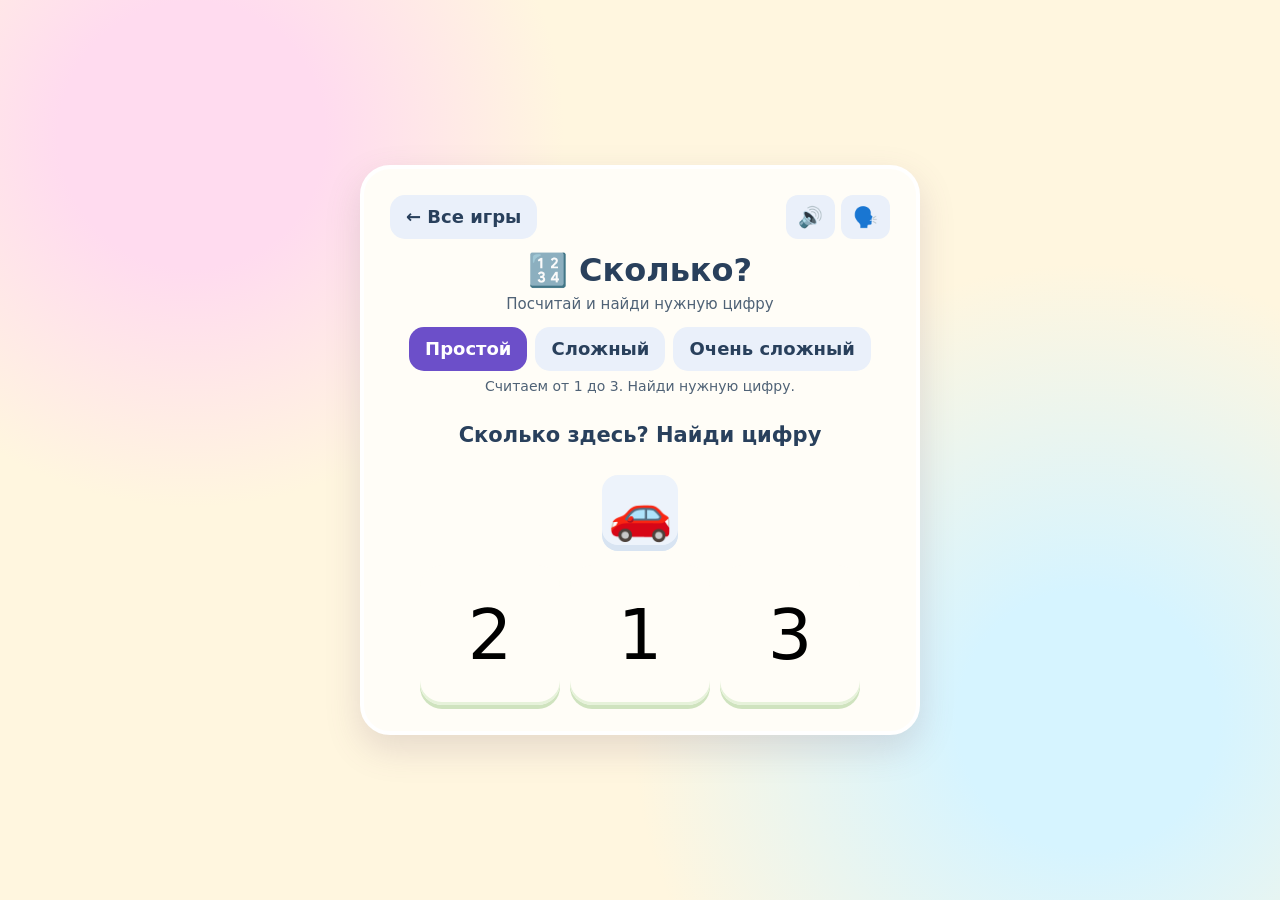
<file: games/skolko.html>
<!doctype html>
<html lang="ru">
<head>
<meta charset="utf-8">
<meta name="viewport" content="width=device-width,initial-scale=1">
<meta name="theme-color" content="#fff6df">
<title>Сколько?</title>
<link rel="icon" href="data:image/svg+xml,%3Csvg xmlns='http://www.w3.org/2000/svg' viewBox='0 0 64 64'%3E%3Ctext y='48' font-size='48'%3E%F0%9F%94%A2%3C/text%3E%3C/svg%3E">
<link rel="manifest" href="../manifest.json">
<link rel="apple-touch-icon" href="../shared/img/icon-192.png">
<link rel="stylesheet" href="../shared/css/base.css">
<link rel="stylesheet" href="../shared/css/layout.css">
<link rel="stylesheet" href="../shared/css/cards.css">
</head>
<body>
<main class="game">
  <nav class="nav">
    <a class="button secondary" href="../index.html">← Все игры</a>
    <div class="toggles" id="toggles"></div>
  </nav>
  <h1>🔢 Сколько?</h1>
  <p class="subtitle">Посчитай и найди нужную цифру</p>
  <div class="level" id="level" role="group" aria-label="Сложность"></div>
  <p class="level-hint" id="levelHint"></p>
  <div class="status" id="status" role="status" aria-live="polite"></div>
  <div role="group" class="objects" id="prompt" aria-label="Задание"></div>
  <div role="group" class="options count-options" id="options" aria-label="Варианты ответа"></div>
  <button type="button" class="button orange next" id="next" hidden>🔄 Ещё</button>
  <div id="suggest"></div>
</main>
<script type="module">
import { getCard } from '../shared/js/content/cards.js';
import { loadJSON } from '../shared/js/content/loader.js';
import { qs } from '../shared/js/core/dom.js';
import { sndError, sndSuccess } from '../shared/js/core/sound.js';
import { speak } from '../shared/js/core/voice.js';
import { NUMBER_WORDS, makeRound } from '../shared/js/logic/count.js';
import { createCard } from '../shared/js/ui/card.js';
import { mountLevelSwitch } from '../shared/js/ui/level-switch.js';
import { bootGame } from '../shared/js/ui/boot.js';
import { createGameProgress } from '../shared/js/ui/progress-ui.js';

const statusEl = qs('#status');
const promptEl = qs('#prompt');
const optionsEl = qs('#options');
const nextBtn = qs('#next');
const progress = createGameProgress({ gameId: 'skolko', title: 'Сколько?', host: qs('#suggest') });

let levels = null;
let items = [];
let levelSwitch = null;
let state = null;
let locked = false;
let firstRound = true;

const cfg = () => levels[levelSwitch.get()];

function newRound() {
  locked = false;
  nextBtn.hidden = true;
  const round = makeRound(items, cfg());
  if (!round) {
    statusEl.textContent = 'Не получилось создать задание. Позовите взрослого.';
    return;
  }
  state = round;
  optionsEl.dataset.count = String(round.options.length);
  const toDigit = round.mode === 'count-to-digit';

  if (toDigit) {
    promptEl.replaceChildren(...Array.from({ length: round.count }, () => createCard(round.item)));
  } else {
    const digit = createCard({ emoji: String(round.count), label: 'цифра ' + NUMBER_WORDS[round.count] });
    digit.classList.add('digit');
    promptEl.replaceChildren(digit);
  }

  optionsEl.replaceChildren(...round.options.map((n) => {
    const emoji = toDigit ? String(n) : round.item.emoji.repeat(n);
    const btn = createCard({ id: n, emoji, label: NUMBER_WORDS[n] }, { tag: 'button', base: 'opt', onClick: choose });
    if (!toDigit) btn.classList.add('group');
    return btn;
  }));

  statusEl.textContent = toDigit ? 'Сколько здесь? Найди цифру' : 'Найди столько же картинок';
  speak(toDigit
    ? (firstRound ? 'Посчитай картинки и найди нужную цифру' : 'Сколько здесь?')
    : (firstRound ? 'Найди столько же картинок, сколько показывает цифра' : 'Найди столько же картинок'));
  firstRound = false;
}

function choose(opt, btn) {
  if (locked) return;
  if (opt.id === state.count) {
    locked = true;
    optionsEl.querySelectorAll('button').forEach((b) => { b.disabled = true; });
    btn.classList.add('win');
    const word = NUMBER_WORDS[state.count];
    statusEl.textContent = `✅ Верно! Это ${state.count}`;
    sndSuccess();
    speak('Верно! Это ' + word);
    progress.right();
    nextBtn.hidden = false;
    nextBtn.focus();
  } else {
    sndError();
    btn.classList.add('wrong');
    statusEl.textContent = '🤔 Посчитай ещё раз';
    speak(NUMBER_WORDS[opt.id] + '. Посчитай ещё раз');
    progress.wrong(`выбрано ${opt.id} вместо ${state.count}`);
    setTimeout(() => btn.classList.remove('wrong'), 400);
  }
}

async function init() {
  bootGame();
  try {
    const data = await loadJSON('../shared/content/skolko.json');
    levels = data.levels;
    items = (data.items || []).map(getCard).filter(Boolean);
    if (!levels || !levels.easy || !items.length) throw new Error('Некорректный skolko.json');
  } catch (err) {
    console.error(err);
    statusEl.textContent = 'Не удалось загрузить задания. Позовите взрослого.';
    return;
  }
  levelSwitch = mountLevelSwitch({
    container: qs('#level'),
    hintEl: qs('#levelHint'),
    hints: Object.fromEntries(Object.entries(levels).map(([id, c]) => [id, c.hint])),
    storageKey: 'sk-level',
    onChange: () => { firstRound = true; progress.levelChanged(); newRound(); }
  });
  progress.attach(levelSwitch);
  nextBtn.addEventListener('click', () => {
    newRound();
    optionsEl.querySelector('button')?.focus();
  });
  newRound();
}

init();
</script>
</body>
</html>
</file>
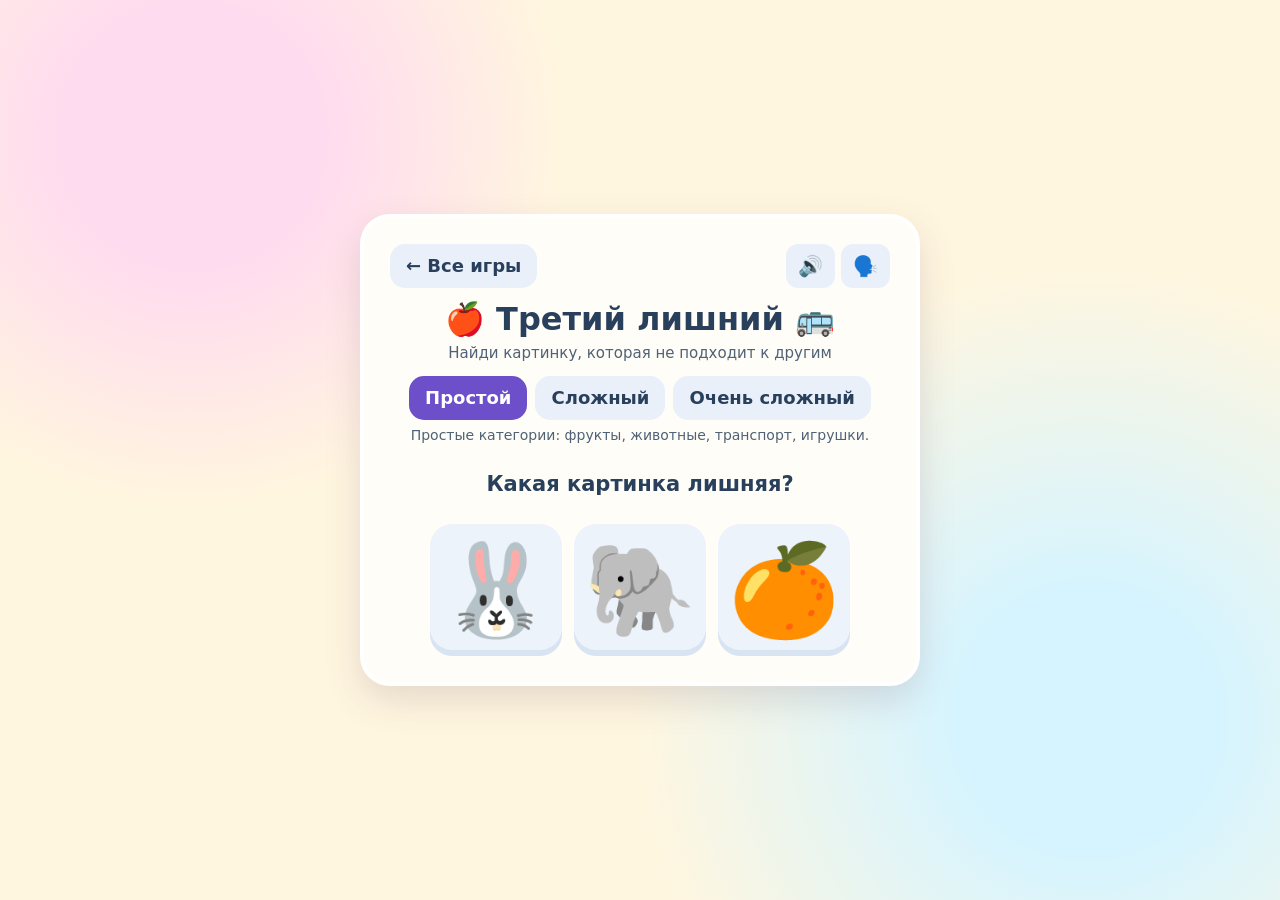
<file: games/tretiy-lishniy.html>
<!doctype html>
<html lang="ru">
<head>
<meta charset="utf-8">
<meta name="viewport" content="width=device-width,initial-scale=1">
<meta name="theme-color" content="#fff6df">
<title>Третий лишний</title>
<link rel="icon" href="data:image/svg+xml,%3Csvg xmlns='http://www.w3.org/2000/svg' viewBox='0 0 64 64'%3E%3Ctext y='48' font-size='48'%3E%F0%9F%8D%8E%3C/text%3E%3C/svg%3E">
<link rel="manifest" href="../manifest.json">
<link rel="apple-touch-icon" href="../shared/img/icon-192.png">
<link rel="stylesheet" href="../shared/css/base.css">
<link rel="stylesheet" href="../shared/css/layout.css">
<link rel="stylesheet" href="../shared/css/cards.css">
</head>
<body>
<main class="game">
  <nav class="nav">
    <a class="button secondary" href="../index.html">← Все игры</a>
    <div class="toggles" id="toggles"></div>
  </nav>
  <h1>🍎 Третий лишний 🚌</h1>
  <p class="subtitle">Найди картинку, которая не подходит к другим</p>
  <div class="level" id="level" role="group" aria-label="Сложность"></div>
  <p class="level-hint" id="levelHint"></p>
  <div class="status" id="status" role="status" aria-live="polite"></div>
  <div role="group" class="cards" id="cards" aria-label="Три карточки"></div>
  <button type="button" class="button orange next" id="next" hidden>🔄 Ещё</button>
  <div id="suggest"></div>
</main>
<script type="module">
import { POOL } from '../shared/js/content/cards.js';
import { loadJSON, validateRound } from '../shared/js/content/loader.js';
import { qs } from '../shared/js/core/dom.js';
import { sndError, sndSuccess } from '../shared/js/core/sound.js';
import { speak } from '../shared/js/core/voice.js';
import { buildRound, pickRound } from '../shared/js/logic/tretiy.js';
import { createCard } from '../shared/js/ui/card.js';
import { mountLevelSwitch } from '../shared/js/ui/level-switch.js';
import { bootGame } from '../shared/js/ui/boot.js';
import { createGameProgress } from '../shared/js/ui/progress-ui.js';

const HINTS = {
  easy: 'Простые категории: фрукты, животные, транспорт, игрушки.',
  hard: 'Тонкие категории: домашние и дикие, овощи и фрукты, одежда и посуда.',
  veryHard: 'Абстрактные признаки: съедобное и несъедобное, живое и неживое, летает и не летает.'
};

const statusEl = qs('#status');
const cardsEl = qs('#cards');
const nextBtn = qs('#next');
const progress = createGameProgress({ gameId: 'tretiy-lishniy', title: 'Третий лишний', host: qs('#suggest') });

let rounds = null;
let levelSwitch = null;
let current = null;
let answered = false;
let lastIdx = -1;
let firstRound = true;

function showAdultMessage(text) {
  statusEl.textContent = text;
  cardsEl.replaceChildren();
  nextBtn.hidden = true;
}

function newRound() {
  answered = false;
  nextBtn.hidden = true;
  const pool = rounds[levelSwitch.get()];
  if (!pool.length) {
    showAdultMessage('На этом уровне пока нет заданий. Позовите взрослого.');
    return;
  }
  const picked = pickRound(pool, lastIdx);
  lastIdx = picked.idx;
  current = buildRound(picked.round);
  statusEl.textContent = 'Какая картинка лишняя?';
  cardsEl.replaceChildren(...current.ids.map((id) =>
    createCard({ id, ...POOL[id] }, { tag: 'button', onClick: onCard })));
  if (firstRound) {
    speak('Найди лишнюю картинку');
    firstRound = false;
  }
}

function onCard(item, btn) {
  if (answered) return;
  if (item.id === current.oddId) {
    answered = true;
    btn.classList.add('win');
    cardsEl.querySelectorAll('button').forEach((b) => { b.disabled = true; });
    statusEl.textContent = '✅ Верно! ' + current.explain;
    sndSuccess();
    speak('Верно! ' + current.explain);
    progress.right();
    nextBtn.hidden = false;
    nextBtn.focus();
  } else {
    sndError();
    btn.classList.add('wrong');
    statusEl.textContent = '🤔 Попробуй ещё раз';
    speak('Это ' + item.label + '. Попробуй ещё раз');
    progress.wrong(`лишней названа «${item.label}»`);
    setTimeout(() => btn.classList.remove('wrong'), 400);
  }
}

async function init() {
  bootGame();
  try {
    const data = await loadJSON('../shared/content/rounds-tretiy.json');
    rounds = {};
    for (const level of Object.keys(HINTS)) {
      rounds[level] = (data[level] || []).filter((round) => {
        const errors = validateRound(round, POOL);
        if (errors.length) console.warn('Раунд пропущен:', errors.join('; '), round);
        return errors.length === 0;
      });
    }
  } catch (err) {
    console.error(err);
    showAdultMessage('Не удалось загрузить задания. Позовите взрослого.');
    return;
  }
  levelSwitch = mountLevelSwitch({
    container: qs('#level'),
    hintEl: qs('#levelHint'),
    hints: HINTS,
    storageKey: 'tl-level',
    onChange: () => { firstRound = true; lastIdx = -1; progress.levelChanged(); newRound(); }
  });
  progress.attach(levelSwitch);
  nextBtn.addEventListener('click', () => {
    newRound();
    cardsEl.querySelector('button')?.focus();
  });
  newRound();
}

init();
</script>
</body>
</html>
</file>
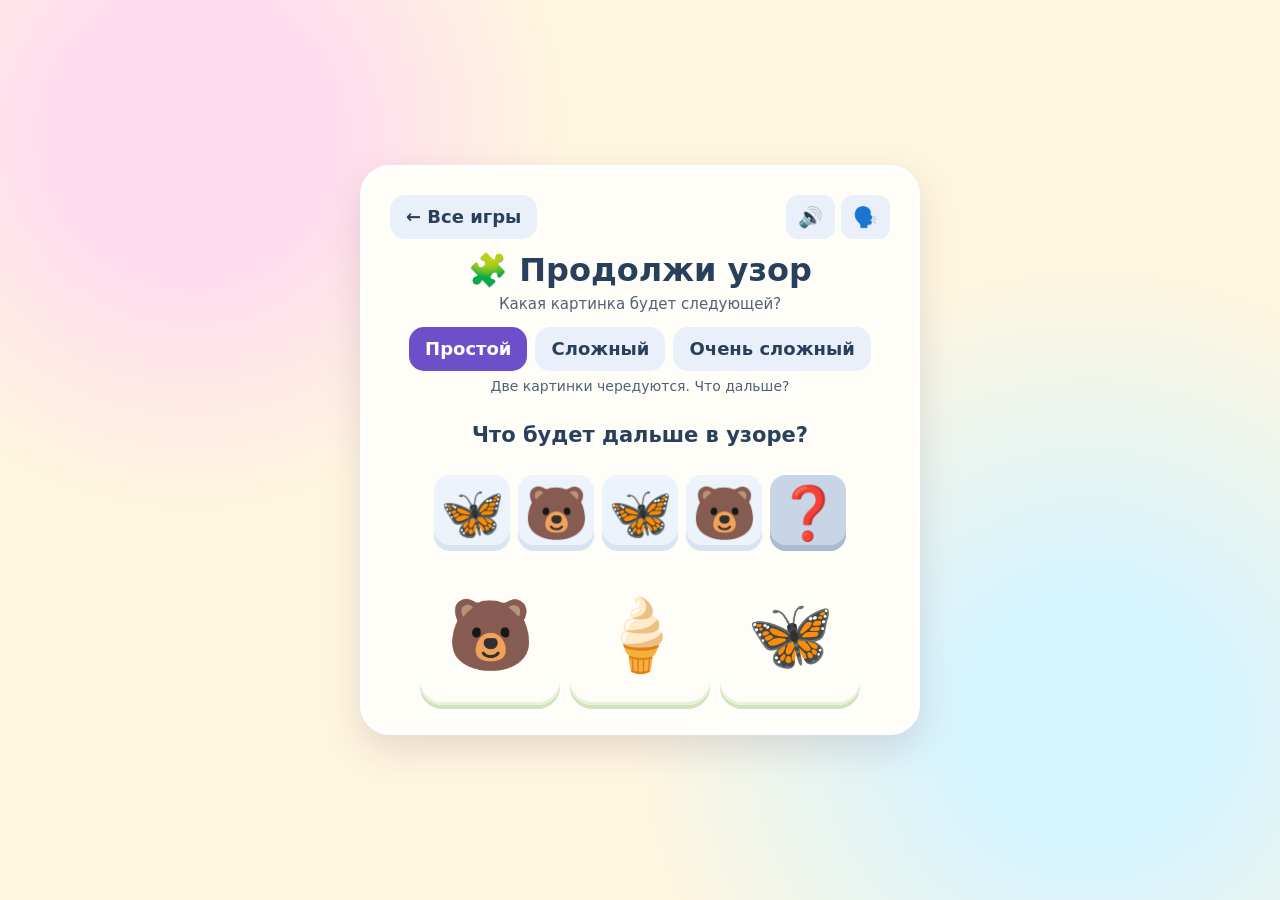
<file: games/uzor.html>
<!doctype html>
<html lang="ru">
<head>
<meta charset="utf-8">
<meta name="viewport" content="width=device-width,initial-scale=1">
<meta name="theme-color" content="#fff6df">
<title>Продолжи узор</title>
<link rel="icon" href="data:image/svg+xml,%3Csvg xmlns='http://www.w3.org/2000/svg' viewBox='0 0 64 64'%3E%3Ctext y='48' font-size='48'%3E%F0%9F%A7%A9%3C/text%3E%3C/svg%3E">
<link rel="manifest" href="../manifest.json">
<link rel="apple-touch-icon" href="../shared/img/icon-192.png">
<link rel="stylesheet" href="../shared/css/base.css">
<link rel="stylesheet" href="../shared/css/layout.css">
<link rel="stylesheet" href="../shared/css/cards.css">
</head>
<body>
<main class="game">
  <nav class="nav">
    <a class="button secondary" href="../index.html">← Все игры</a>
    <div class="toggles" id="toggles"></div>
  </nav>
  <h1>🧩 Продолжи узор</h1>
  <p class="subtitle">Какая картинка будет следующей?</p>
  <div class="level" id="level" role="group" aria-label="Сложность"></div>
  <p class="level-hint" id="levelHint"></p>
  <div class="status" id="status" role="status" aria-live="polite"></div>
  <div role="group" class="objects" id="pattern" aria-label="Узор"></div>
  <div role="group" class="options answer-options" id="options" aria-label="Варианты ответа"></div>
  <button type="button" class="button orange next" id="next" hidden>🔄 Ещё</button>
  <div id="suggest"></div>
</main>
<script type="module">
import { POOL_LIST } from '../shared/js/content/cards.js';
import { loadJSON } from '../shared/js/content/loader.js';
import { qs } from '../shared/js/core/dom.js';
import { sndError, sndSuccess } from '../shared/js/core/sound.js';
import { speak } from '../shared/js/core/voice.js';
import { makeRound } from '../shared/js/logic/pattern.js';
import { createCard } from '../shared/js/ui/card.js';
import { mountLevelSwitch } from '../shared/js/ui/level-switch.js';
import { bootGame } from '../shared/js/ui/boot.js';
import { createGameProgress } from '../shared/js/ui/progress-ui.js';

const statusEl = qs('#status');
const patternEl = qs('#pattern');
const optionsEl = qs('#options');
const nextBtn = qs('#next');
const progress = createGameProgress({ gameId: 'uzor', title: 'Продолжи узор', host: qs('#suggest') });

let levels = null;
let levelSwitch = null;
let state = null;
let slot = null;
let locked = false;
let firstRound = true;

const cfg = () => levels[levelSwitch.get()];

function newRound() {
  locked = false;
  nextBtn.hidden = true;
  const round = makeRound(POOL_LIST, cfg());
  if (!round) {
    statusEl.textContent = 'Не получилось создать задание. Позовите взрослого.';
    return;
  }
  state = round;
  slot = createCard(null, { covered: true });
  slot.textContent = '❓';
  slot.setAttribute('aria-label', 'пропуск в узоре');
  patternEl.replaceChildren(...round.shown.map((item) => createCard(item)), slot);

  optionsEl.dataset.count = String(round.options.length);
  optionsEl.replaceChildren(...round.options.map((opt) =>
    createCard(opt, { tag: 'button', base: 'opt', onClick: choose })));

  statusEl.textContent = 'Что будет дальше в узоре?';
  speak(firstRound ? 'Посмотри на узор. Что будет дальше?' : 'Что будет дальше?');
  firstRound = false;
}

function choose(opt, btn) {
  if (locked) return;
  if (opt.id === state.answer.id) {
    locked = true;
    optionsEl.querySelectorAll('button').forEach((b) => { b.disabled = true; });
    btn.classList.add('win');
    const revealed = createCard(state.answer);
    revealed.classList.add('reveal');
    slot.replaceWith(revealed);
    statusEl.textContent = '✅ Верно! Узор продолжается так';
    sndSuccess();
    speak('Верно! ' + opt.label);
    progress.right();
    nextBtn.hidden = false;
    nextBtn.focus();
  } else {
    sndError();
    btn.classList.add('wrong');
    statusEl.textContent = '🤔 Посмотри на узор ещё раз';
    speak(opt.label + '. Посмотри на узор ещё раз');
    progress.wrong(`узор ${state.pattern}: выбрано «${opt.label}»`);
    setTimeout(() => btn.classList.remove('wrong'), 400);
  }
}

async function init() {
  bootGame();
  try {
    levels = (await loadJSON('../shared/content/uzor.json')).levels;
    if (!levels || !levels.easy) throw new Error('Некорректный uzor.json');
  } catch (err) {
    console.error(err);
    statusEl.textContent = 'Не удалось загрузить задания. Позовите взрослого.';
    return;
  }
  levelSwitch = mountLevelSwitch({
    container: qs('#level'),
    hintEl: qs('#levelHint'),
    hints: Object.fromEntries(Object.entries(levels).map(([id, c]) => [id, c.hint])),
    storageKey: 'uz-level',
    onChange: () => { firstRound = true; progress.levelChanged(); newRound(); }
  });
  progress.attach(levelSwitch);
  nextBtn.addEventListener('click', () => {
    newRound();
    optionsEl.querySelector('button')?.focus();
  });
  newRound();
}

init();
</script>
</body>
</html>
</file>
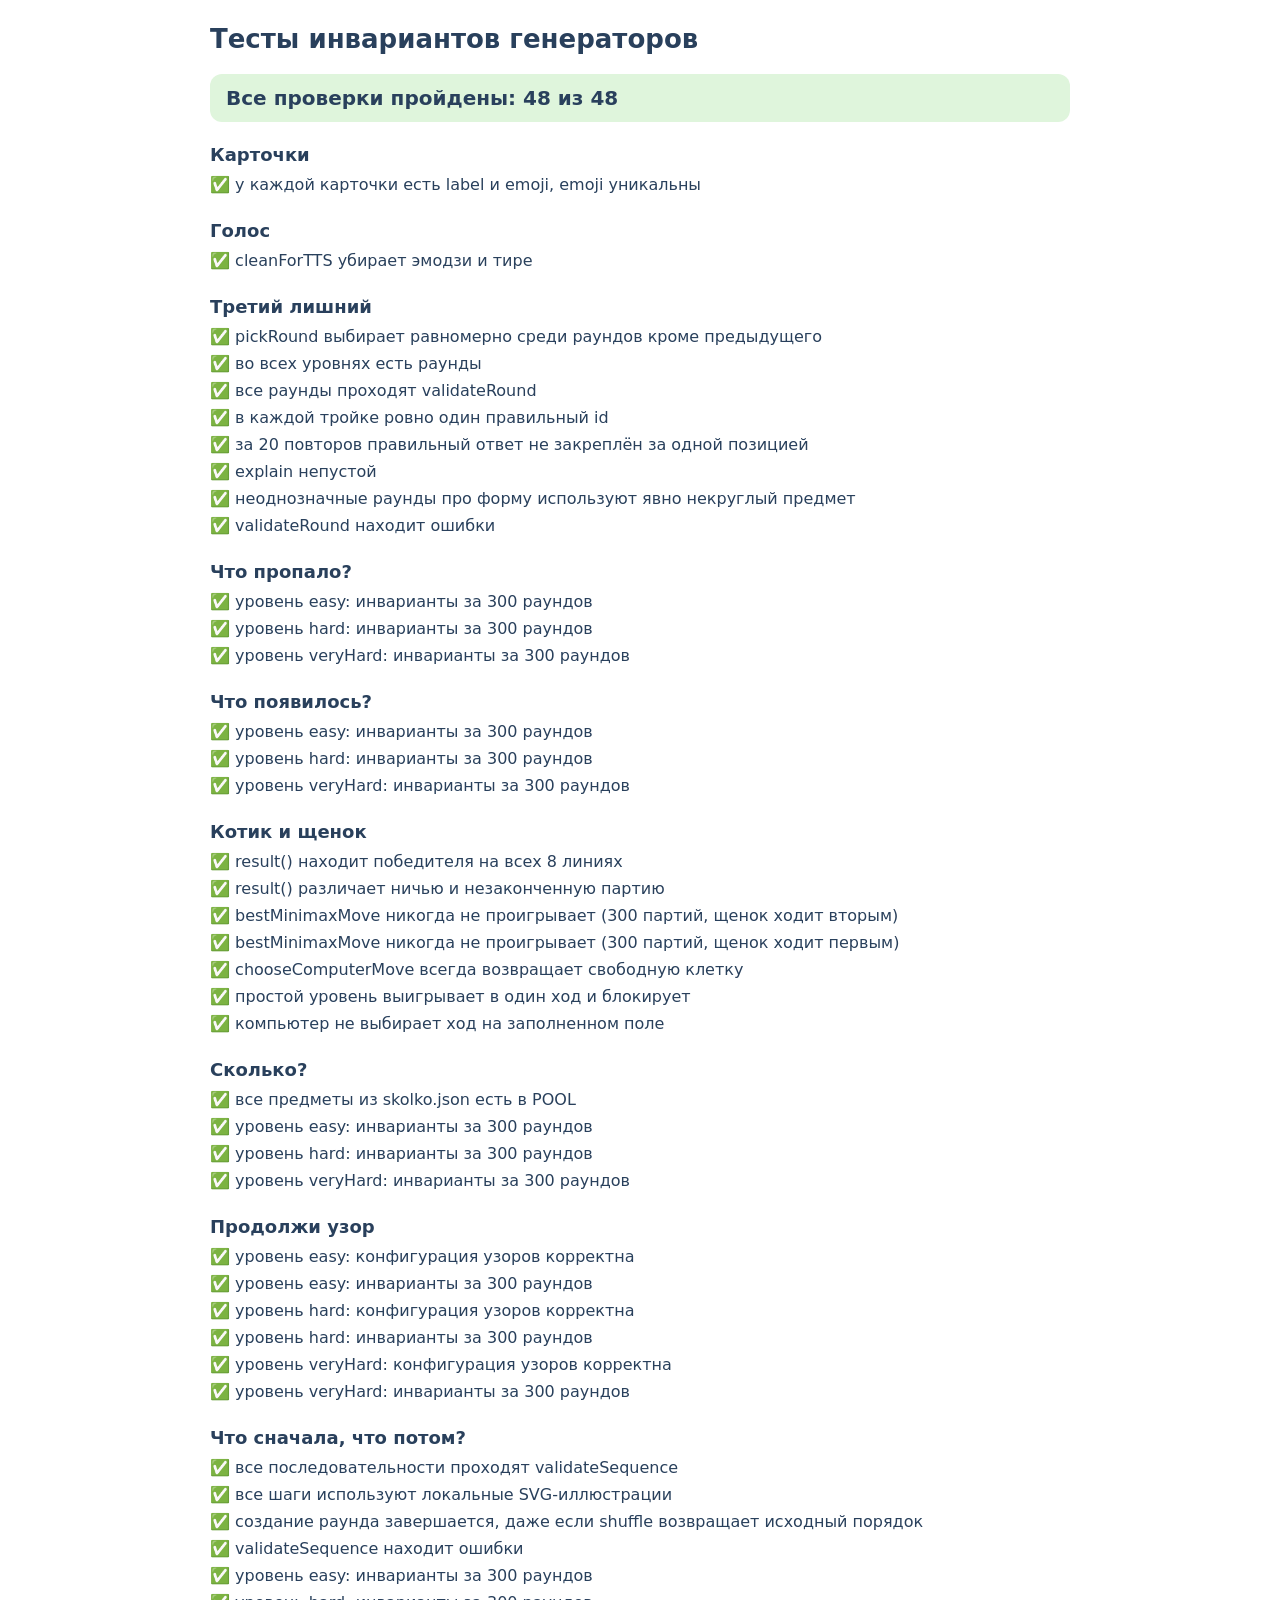
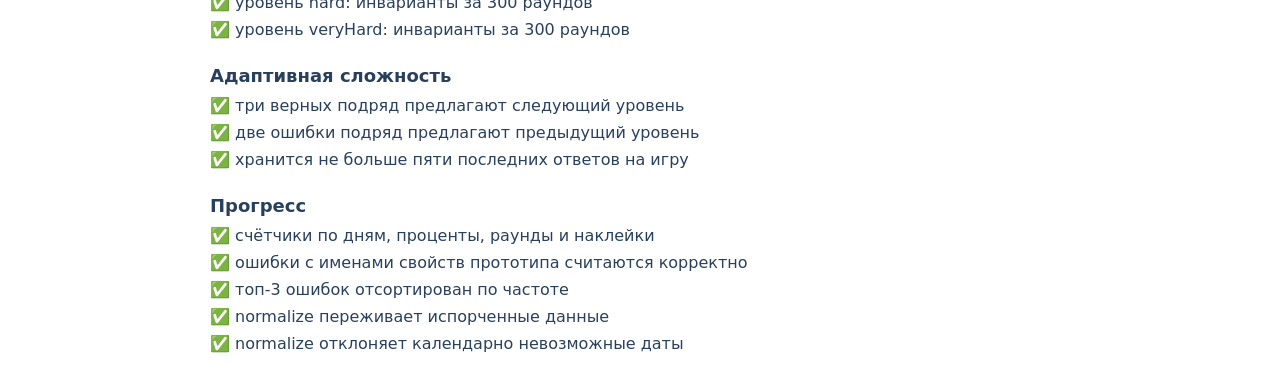
<file: tests/generator.html>
<!doctype html>
<html lang="ru">
<head>
<meta charset="utf-8">
<meta name="viewport" content="width=device-width,initial-scale=1">
<title>Тесты инвариантов</title>
<style>
  body { font-family: system-ui, sans-serif; max-width: 860px; margin: 24px auto; padding: 0 16px; color: #29405c; }
  h1 { font-size: 26px; }
  h2 { font-size: 18px; margin: 22px 0 6px; }
  ul { list-style: none; padding: 0; margin: 0; }
  li { padding: 4px 0; }
  .ok::before { content: '✅ '; }
  .fail::before { content: '❌ '; }
  .fail { color: #a21c1c; font-weight: 700; }
  .msg { display: block; font-weight: 400; font-size: 14px; margin-left: 26px; }
  #summary { font-size: 20px; font-weight: 800; padding: 12px 16px; border-radius: 12px; background: #eaf0fa; }
  #summary.pass { background: #dff5dc; }
  #summary.fail-all { background: #fde0e0; color: #a21c1c; }
</style>
</head>
<body>
<h1>Тесты инвариантов генераторов</h1>
<p id="summary" role="status" aria-live="polite">Запуск…</p>
<div id="report"></div>
<script type="module">
import { loadJSON } from '../shared/js/content/loader.js';
import { runSuite } from './suite.js';

const summary = document.getElementById('summary');
const report = document.getElementById('report');

function el(tag, text, className) {
  const node = document.createElement(tag);
  node.textContent = text;
  if (className) node.className = className;
  return node;
}

try {
  const [rounds, memory, skolko, uzor, posledovatelnost] = await Promise.all([
    loadJSON('../shared/content/rounds-tretiy.json'),
    loadJSON('../shared/content/levels-memory.json'),
    loadJSON('../shared/content/skolko.json'),
    loadJSON('../shared/content/uzor.json'),
    loadJSON('../shared/content/posledovatelnost.json')
  ]);
  let cleanForTTS = null;
  try {
    ({ cleanForTTS } = await import('../shared/js/core/voice.js'));
  } catch (e) {
    console.warn('voice.js не загружен', e);
  }
  const results = runSuite({ rounds, memory, skolko, uzor, posledovatelnost, cleanForTTS });
  const groups = new Map();
  results.forEach((r) => {
    if (!groups.has(r.group)) groups.set(r.group, []);
    groups.get(r.group).push(r);
  });
  groups.forEach((items, group) => {
    report.append(el('h2', group));
    const list = document.createElement('ul');
    items.forEach((r) => {
      const li = el('li', r.name, r.ok ? 'ok' : 'fail');
      if (!r.ok) li.append(el('span', r.message, 'msg'));
      list.append(li);
    });
    report.append(list);
  });
  const failed = results.filter((r) => !r.ok).length;
  summary.textContent = failed === 0
    ? `Все проверки пройдены: ${results.length} из ${results.length}`
    : `Провалено проверок: ${failed} из ${results.length}`;
  summary.className = failed === 0 ? 'pass' : 'fail-all';
  document.title = (failed === 0 ? 'PASS' : 'FAIL') + ' — тесты инвариантов';
} catch (err) {
  summary.textContent = 'Ошибка запуска тестов: ' + err.message + '. Откройте страницу через HTTP-сервер, не через file://.';
  summary.className = 'fail-all';
}
</script>
</body>
</html>
</file>
<file: shared/css/base.css>
:root {
  --ink: #29405c;
  --muted: #4f6276;
  --bg: #fff6df;
  --paper: #fffdf7;
  --accent: #6c4fc9;
  --soft: #eaf0fa;
  --orange: #ffbd61;
  --orange-ink: #422c1b;
  --focus: #3968bd;
  --card-surface: #edf3fb;
  --card-edge: #d8e4f2;
  --gold: #fff0a5;
  --gold-edge: #f5d972;
  --gray: #c7d5e6;
  --gray-edge: #a9bcd2;
  font-family: system-ui, sans-serif;
  color: var(--ink);
  background: var(--bg);
}

* { box-sizing: border-box; }

[hidden] { display: none !important; }

body {
  margin: 0;
  min-height: 100svh;
  display: grid;
  place-items: center;
  padding: 18px;
  background:
    radial-gradient(circle at 15% 15%, #ffdbef 0 10%, transparent 28%),
    radial-gradient(circle at 85% 80%, #d6f4ff 0 10%, transparent 35%),
    var(--bg);
}

.game {
  width: min(100%, 560px);
  padding: clamp(16px, 4vw, 26px);
  border: 4px solid #fff;
  border-radius: 30px;
  background: var(--paper);
  box-shadow: 0 14px 35px #775b7330;
  text-align: center;
}

h1 { margin: 0; font-size: clamp(24px, 5.5vw, 32px); }

.subtitle { margin: 6px 0 14px; color: var(--muted); font-size: 15px; }

button, a { font: inherit; }
button { cursor: pointer; }

.button {
  display: inline-block;
  min-height: 44px;
  text-decoration: none;
  font-weight: 700;
  border: 0;
  border-radius: 15px;
  padding: 11px 16px;
  background: var(--accent);
  color: #fff;
  font-size: 18px;
}
.button.secondary { background: var(--soft); color: var(--ink); }
.button.orange { background: var(--orange); color: var(--orange-ink); }

button:focus-visible,
a:focus-visible,
input:focus-visible {
  outline: 4px solid var(--focus);
  outline-offset: 3px;
}

.nav {
  display: flex;
  justify-content: space-between;
  align-items: center;
  margin-bottom: 12px;
  gap: 10px;
}

.toggles { display: flex; gap: 6px; }

.icon-btn {
  min-width: 44px;
  min-height: 44px;
  background: var(--soft);
  border: 0;
  border-radius: 12px;
  padding: 9px 12px;
  font-size: 20px;
  line-height: 1;
}

.level,
.mode {
  display: flex;
  gap: 8px;
  justify-content: center;
  flex-wrap: wrap;
  margin-bottom: 6px;
}
.level button[aria-pressed="true"],
.mode button[aria-pressed="true"] {
  background: var(--accent);
  color: #fff;
}

.level-hint {
  margin: 0 0 12px;
  font-size: 14px;
  color: var(--muted);
  line-height: 1.3;
  min-height: 18px;
  padding: 0 6px;
}

.status {
  min-height: 56px;
  display: grid;
  place-items: center;
  font-size: clamp(17px, 4.5vw, 21px);
  font-weight: 800;
  margin: 6px 0 12px;
  padding: 0 6px;
}

.next,
.restart { margin-top: 18px; font-size: 19px; }

.hint { font-size: 14px; color: var(--muted); margin: 14px 0 0; }

@media (prefers-reduced-motion: reduce) {
  * { animation: none !important; transition: none !important; }
}
</file>
<file: shared/css/layout.css>
/* Сетки игровых полей */
.cards {
  display: grid;
  grid-template-columns: repeat(3, minmax(0, 1fr));
  gap: 12px;
  margin: 0 auto;
  width: min(100%, 420px);
}

.board {
  display: grid;
  gap: 10px;
  margin: 0 auto;
  width: min(100%, 420px);
}
.board[data-cols="2"] { grid-template-columns: repeat(2, minmax(0, 1fr)); }
.board[data-cols="3"] { grid-template-columns: repeat(3, minmax(0, 1fr)); }
.board[data-cols="4"] { grid-template-columns: repeat(4, minmax(0, 1fr)); gap: 8px; }
.board.compact { width: min(100%, 300px); }

.board.ttt {
  width: min(100%, 355px);
  aspect-ratio: 1;
  grid-template-columns: repeat(3, minmax(0, 1fr));
  grid-template-rows: repeat(3, minmax(0, 1fr));
  gap: 9px;
}

/* Ряд картинок: сколько?, узор, места последовательности */
.objects { display: flex; flex-wrap: wrap; justify-content: center; gap: 8px; margin: 0 auto 14px; width: min(100%, 440px); }
.objects .card { width: clamp(52px, 16vw, 76px); font-size: clamp(30px, 10vw, 52px); border-radius: 16px; }
.objects .card.digit { width: clamp(96px, 30vw, 140px); font-size: clamp(56px, 20vw, 96px); }
.objects .card.slot { font-size: clamp(26px, 8vw, 40px); }

/* Блок вариантов ответа («Что пропало?») */
.answers {
  margin: 20px auto 0;
  width: min(100%, 440px);
  padding: 14px 12px 16px;
  border: 3px dashed #7bc47f;
  border-radius: 24px;
  background: linear-gradient(180deg, #f1fbe9 0%, #e3f6d8 100%);
  box-shadow: 0 6px 0 #c6e3b6, inset 0 2px 0 rgba(255, 255, 255, .7);
  animation: answersIn .45s ease-out;
}
.answers-title {
  margin: 0 0 12px;
  font-size: clamp(17px, 4.6vw, 21px);
  font-weight: 900;
  color: #2f6b3a;
  display: flex;
  align-items: center;
  justify-content: center;
  gap: 8px;
  line-height: 1.15;
}
.answers-title .arrow { font-size: 1.15em; display: inline-block; animation: bounce 1.1s ease-in-out infinite; }
.pointer {
  margin: 14px auto 0;
  display: flex;
  justify-content: center;
  color: #3f8a49;
  font-size: 34px;
  line-height: 1;
  animation: bounce 1.1s ease-in-out infinite;
}
.options {
  display: grid;
  grid-template-columns: repeat(4, minmax(0, 1fr));
  gap: 10px;
  width: min(100%, 440px);
  margin: 0 auto;
}
.count-options[data-count="3"] { grid-template-columns: repeat(3, minmax(0, 1fr)); }
.count-options[data-count="4"],
.answer-options[data-count="4"] { grid-template-columns: repeat(4, minmax(0, 1fr)); }
.answer-options[data-count="3"] { grid-template-columns: repeat(3, minmax(0, 1fr)); }
.answers .options { width: 100%; }

@media (max-width: 480px) {
  .count-options[data-count],
  .answer-options[data-count] {
    grid-template-columns: repeat(2, minmax(0, 1fr));
    gap: 12px;
    width: min(100%, 320px);
  }
  .count-options[data-count="3"] .opt:last-child,
  .answer-options[data-count="3"] .opt:last-child {
    grid-column: 1 / -1;
    width: calc(50% - 6px);
    justify-self: center;
  }
}

@keyframes answersIn {
  0% { transform: translateY(12px) scale(.96); opacity: 0; }
  60% { transform: translateY(-3px) scale(1.02); opacity: 1; }
  100% { transform: translateY(0) scale(1); opacity: 1; }
}
@keyframes bounce {
  0%, 100% { transform: translateY(0); }
  50% { transform: translateY(5px); }
}

/* Меню игр */
.menu-page { width: min(100%, 820px); }
.menu-page h1 { font-size: clamp(26px, 6vw, 36px); }
.menu-page .subtitle { font-size: 16px; margin: 7px 0 22px; }
.menu {
  display: grid;
  grid-template-columns: repeat(2, minmax(0, 1fr));
  gap: 14px;
}
.menu-item {
  display: grid;
  grid-template-columns: 104px minmax(0, 1fr);
  align-items: center;
  gap: 14px;
  min-height: 132px;
  padding: 14px;
  border: 2px solid transparent;
  border-radius: 22px;
  text-align: left;
  text-decoration: none;
  color: inherit;
  box-shadow: inset 0 -5px rgba(41, 64, 92, .07);
  transition: box-shadow .15s ease, background-color .15s ease;
}
.menu-item:hover {
  box-shadow: inset 0 -5px rgba(41, 64, 92, .07), 0 5px 14px rgba(41, 64, 92, .09);
}
.menu-item:active { box-shadow: inset 0 -2px rgba(41, 64, 92, .09); }
.menu-item:focus-visible {
  outline: 3px solid #92713a;
  outline-offset: 3px;
  border-color: #fffdf7;
}
.menu-art {
  display: block;
  width: 100%;
  max-width: 104px;
  height: 88px;
  overflow: visible;
}
.menu-copy { min-width: 0; }
.menu-title { font-size: clamp(17px, 2.3vw, 21px); font-weight: 800; line-height: 1.2; margin: 0; }
.menu-hint { margin: 5px 0 0; font-size: 14px; line-height: 1.3; color: var(--muted); }
.menu-item:nth-child(4n+1) { background: #fff0e7; }
.menu-item:nth-child(4n+2) { background: #eef5e9; }
.menu-item:nth-child(4n+3) { background: #fff6df; }
.menu-item:nth-child(4n+4) { background: #f8edf2; }
.actions { display: flex; gap: 10px; flex-wrap: wrap; justify-content: center; margin-top: 20px; }
.actions .button { font-size: 16px; }
.footer { margin: 18px 0 0; font-size: 13px; color: var(--muted); }

@media (max-width: 620px) {
  .menu { grid-template-columns: minmax(0, 1fr); gap: 11px; }
  .menu-item { grid-template-columns: 88px minmax(0, 1fr); min-height: 112px; gap: 12px; padding: 11px 13px; }
  .menu-art { max-width: 88px; height: 78px; }
}
@media (prefers-reduced-motion: reduce) {
  .menu-item { transition: none; }
}

/* Подсказка о смене уровня (адаптивная сложность) */
.suggest {
  margin: 14px auto 0;
  max-width: 440px;
  padding: 10px 12px;
  border-radius: 16px;
  background: #eef3ff;
  color: var(--ink);
  font-size: 15px;
  display: flex;
  flex-wrap: wrap;
  gap: 8px;
  align-items: center;
  justify-content: center;
}
.suggest .button { font-size: 15px; padding: 7px 12px; }

/* Окна: награда и экран взрослого */
.modal {
  position: fixed;
  inset: 0;
  z-index: 50;
  display: grid;
  place-items: center;
  padding: 16px;
  background: rgba(41, 64, 92, .55);
}
.modal-box {
  width: min(100%, 520px);
  max-height: 90vh;
  overflow: auto;
  padding: 22px;
  border-radius: 24px;
  background: var(--paper);
  box-shadow: 0 18px 50px #00000040;
  text-align: left;
}
.modal-box h2 { margin: 0 0 10px; }
.modal-box h3 { margin: 16px 0 6px; font-size: 17px; }
.modal-actions { display: flex; gap: 10px; flex-wrap: wrap; margin-top: 16px; }
.gate-q { font-size: 22px; font-weight: 800; }
.gate-input { font: inherit; font-size: 22px; width: 120px; padding: 8px 10px; border: 3px solid var(--soft); border-radius: 12px; }
.gate-msg { min-height: 22px; color: #a21c1c; margin: 6px 0 0; }
.stats { width: 100%; border-collapse: collapse; font-size: 15px; }
.stats th, .stats td { padding: 6px 8px; border-bottom: 1px solid var(--soft); text-align: left; }
.adaptive-label { display: block; margin-top: 16px; }

.reward-box { text-align: center; }
.sticker { font-size: 110px; line-height: 1.1; animation: stickerIn .8s cubic-bezier(.2, 1.4, .4, 1); }
@keyframes stickerIn {
  0% { transform: scale(.2) rotate(-40deg); opacity: 0; }
  70% { transform: scale(1.15) rotate(8deg); opacity: 1; }
  100% { transform: scale(1) rotate(0); }
}

/* Страница «Мои звёздочки» */
.stars-total { font-size: 56px; font-weight: 900; margin: 6px 0; }
.sticker-grid { display: flex; flex-wrap: wrap; gap: 6px; justify-content: center; font-size: 36px; margin: 10px 0 16px; }
.days { list-style: none; padding: 0; margin: 0; text-align: left; }
.days li { padding: 8px 4px; border-bottom: 1px solid var(--soft); display: flex; justify-content: space-between; gap: 10px; }
</file>
<file: shared/css/cards.css>
/* Карточка игрового поля, вариант ответа и клетка поля */
.card,
.opt,
.cell {
  display: grid;
  place-items: center;
  aspect-ratio: 1;
  padding: 0;
  border: 0;
  border-radius: 22px;
  background: var(--card-surface);
  box-shadow: inset 0 -6px var(--card-edge);
  line-height: 1;
  user-select: none;
  touch-action: manipulation;
  transition: transform .12s, background .12s;
}

.card { font-size: clamp(42px, 16vw, 80px); }
.cards .card { font-size: clamp(48px, 17vw, 90px); }
.board[data-cols="4"] .card { font-size: clamp(34px, 12vw, 60px); border-radius: 18px; }

button.card,
button.opt,
button.cell { cursor: pointer; }
button.card:hover:not(:disabled) { transform: translateY(-2px); }
button:disabled { cursor: default; }

.card.covered { background: var(--gray); box-shadow: inset 0 -6px var(--gray-edge); }
.card.win,
.card.reveal {
  background: var(--gold);
  box-shadow: inset 0 -6px var(--gold-edge);
  animation: pop .35s;
}
.card.wrong,
.opt.wrong { animation: shake .35s; }

/* Варианты ответа */
.opt {
  background: var(--paper);
  box-shadow: 0 4px 0 #cfe3bf, inset 0 -3px #e6f2da;
  font-size: clamp(36px, 13vw, 70px);
}
.opt:hover:not(:disabled) { transform: translateY(-2px); box-shadow: 0 6px 0 #cfe3bf, inset 0 -3px #e6f2da; }
.opt.win { background: var(--gold); box-shadow: 0 4px 0 var(--gold-edge), inset 0 -3px #fff6cf; animation: pop .35s; }
.opt.group {
  font-size: clamp(16px, 5.2vw, 26px);
  line-height: 1.15;
  padding: 6px;
  overflow-wrap: anywhere;
  align-content: center;
}

/* Клетки крестиков-ноликов */
.cell {
  width: 100%;
  height: 100%;
  min-width: 0;
  min-height: 0;
  aspect-ratio: auto;
  border-radius: 19px;
  box-shadow: inset 0 -5px var(--card-edge);
  font-size: clamp(42px, 14vw, 65px);
  overflow: hidden;
}
.cell.win { background: var(--gold); box-shadow: inset 0 -5px var(--gold-edge); animation: pop .35s; }

@keyframes pop {
  0% { transform: scale(1); }
  50% { transform: scale(1.08); }
  100% { transform: scale(1); }
}
@keyframes shake {
  0%, 100% { transform: translateX(0); }
  25% { transform: translateX(-5px); }
  75% { transform: translateX(5px); }
}

/* Локальные иллюстрации последовательностей */
.card-image {
  display: block;
  width: 82%;
  height: 82%;
  object-fit: contain;
  pointer-events: none;
  user-select: none;
}

/* Компактный выбор персонажа в игре «Котик и щенок» */
.player-choice-panel {
  display: flex;
  align-items: center;
  justify-content: center;
  flex-wrap: wrap;
  gap: 7px;
  margin: 6px auto 8px;
  padding: 6px 8px;
  width: min(100%, 440px);
  border: 2px solid #a8d59b;
  border-radius: 15px;
  background: #f1fbe9;
}
.player-choice-title {
  color: #2f6b3a;
  font-size: 14px;
  font-weight: 800;
  white-space: nowrap;
}
.player-choice {
  gap: 6px;
  margin: 0;
  flex-wrap: nowrap;
}
.player-choice button {
  display: inline-flex;
  align-items: center;
  gap: 5px;
  min-height: 44px;
  padding: 4px 8px;
  border-radius: 11px;
  font-size: 14px;
}
.player-choice button img { width: 28px; height: 28px; object-fit: contain; }
.player-choice button[aria-pressed="true"] { background: var(--accent); color: #fff; }
</file>
